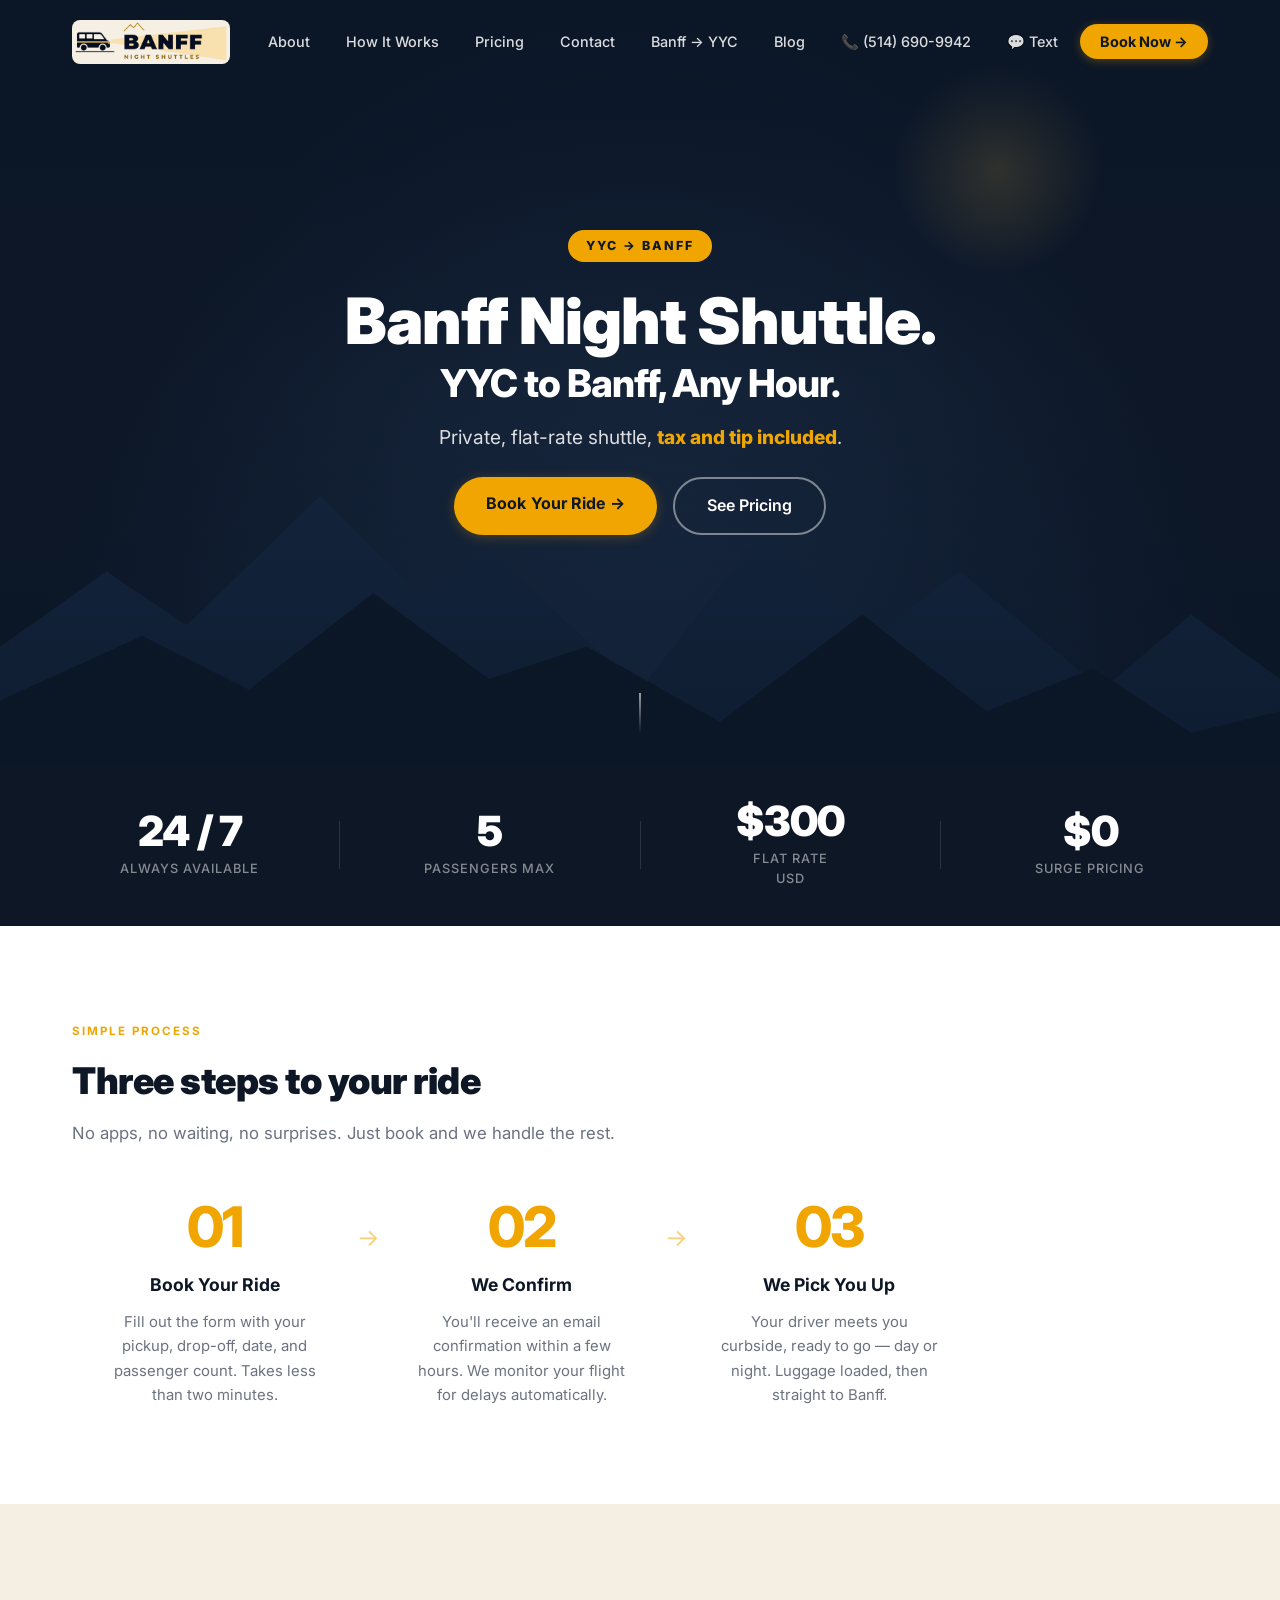
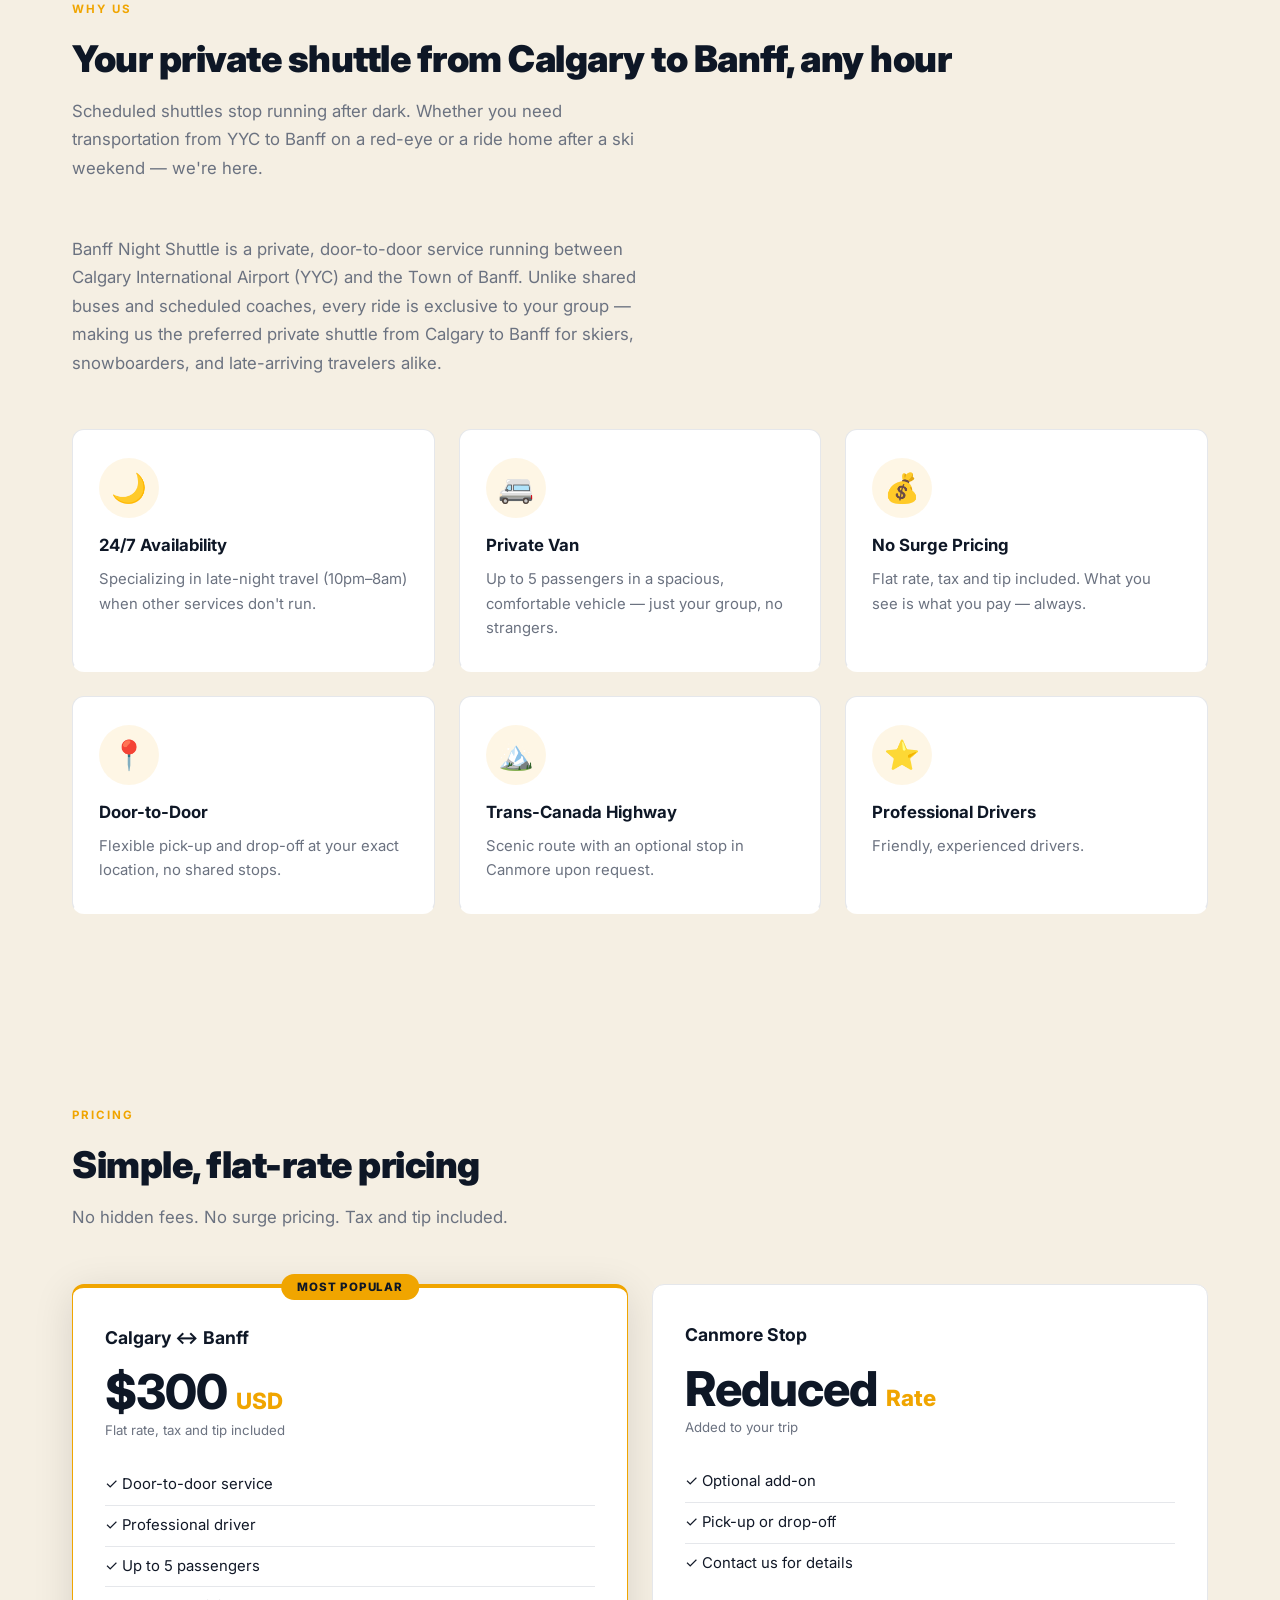
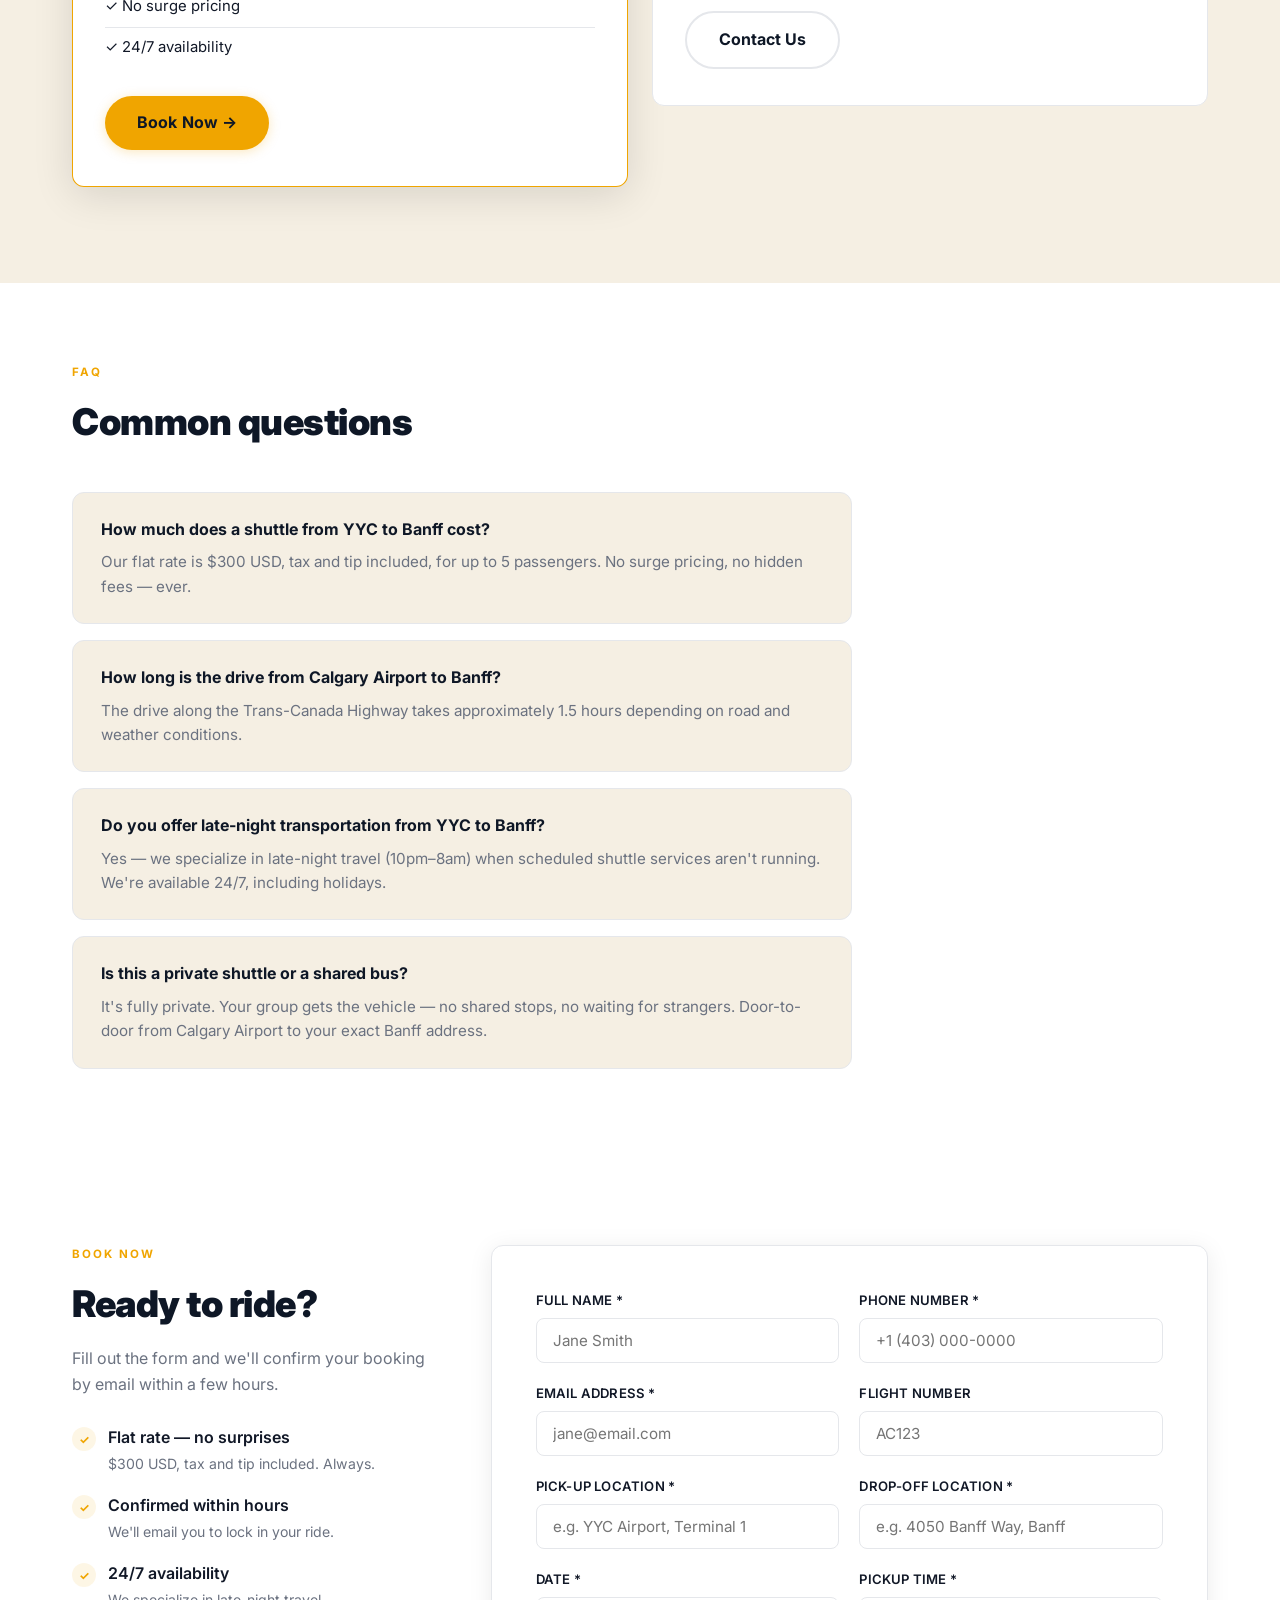
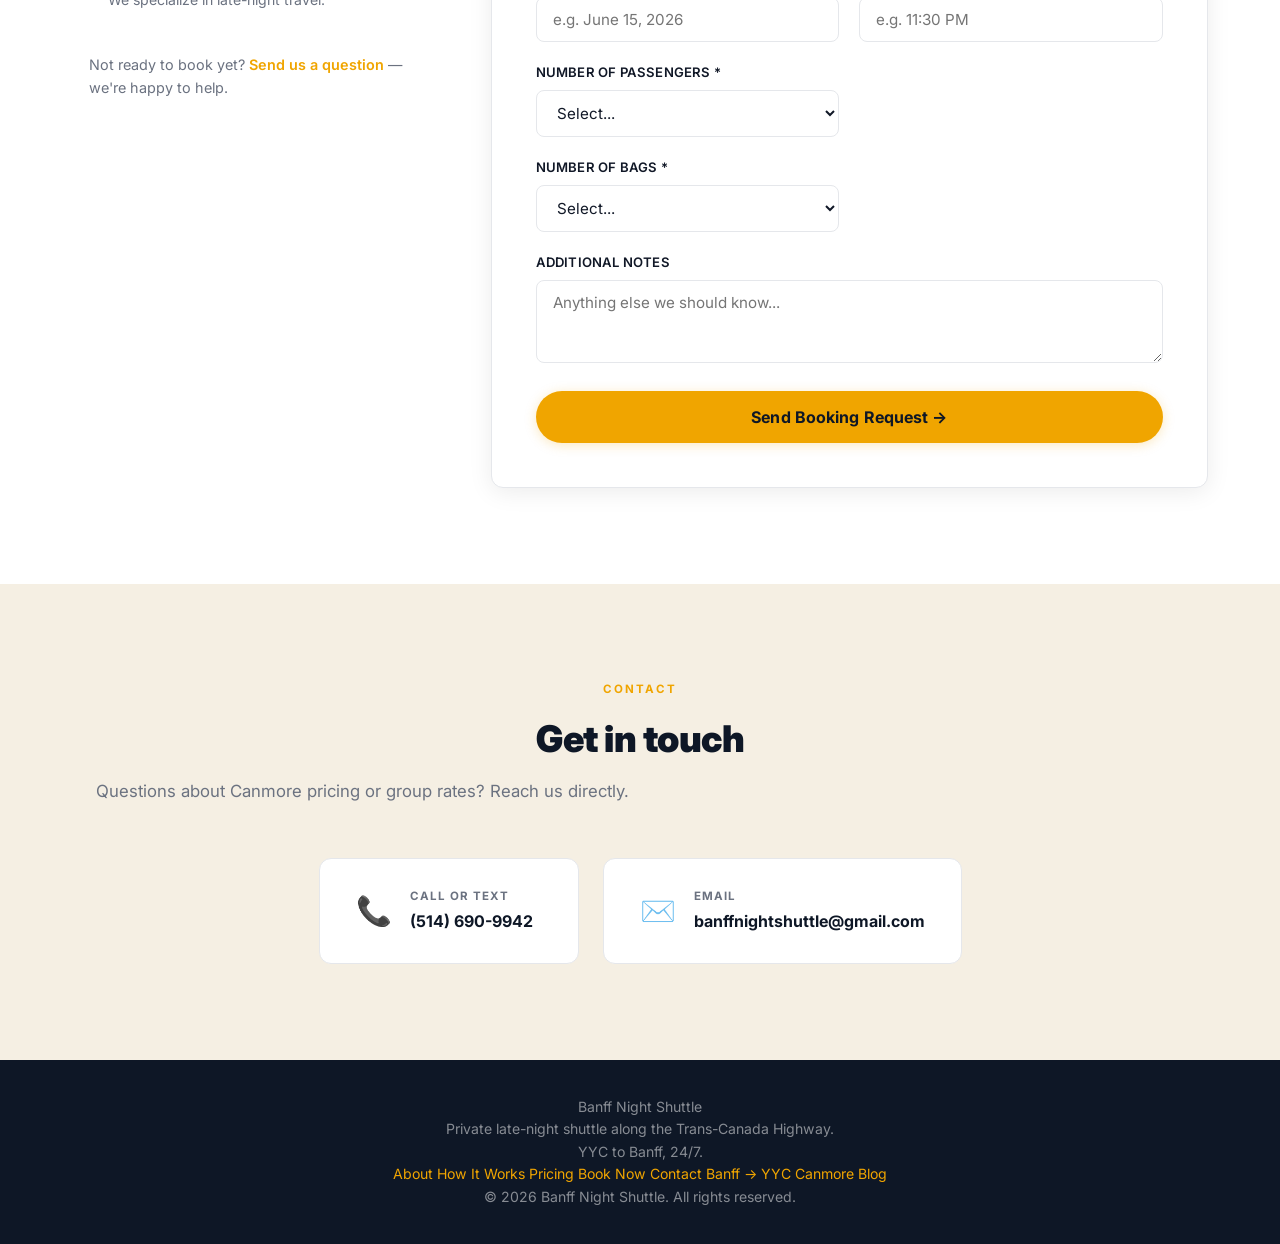
<file: index.html>
<!DOCTYPE html>
<html lang="en">
<head>
  <!-- Google tag (gtag.js) -->
  <script async src="https://www.googletagmanager.com/gtag/js?id=AW-XXXXXXXXXX"></script>
  <script>
    window.dataLayer = window.dataLayer || [];
    function gtag(){dataLayer.push(arguments);}
    gtag('js', new Date());

    gtag('config', 'AW-XXXXXXXXXX');
  </script>
  <meta charset="UTF-8" />
  <meta name="viewport" content="width=device-width, initial-scale=1.0" />
  <title>Banff Night Shuttle — Private YYC to Banff Shuttle, 24/7</title>
  <meta name="description" content="Banff Night Shuttle — private, flat-rate transportation from Calgary Airport (YYC) to Banff, AB. Available 24/7, specializing in late-night travel. Up to 5 passengers, $300 USD flat rate, no surge pricing." />
  <meta name="keywords" content="banff night shuttle, YYC to Banff shuttle, late night shuttle Banff, Calgary airport Banff transfer, private shuttle Calgary to Banff, Banff airport shuttle, Rockies shuttle, YYC Banff transportation" />

  <!-- Open Graph -->
  <meta property="og:title" content="Banff Night Shuttle — Private YYC to Banff Shuttle, 24/7" />
  <meta property="og:description" content="Private flat-rate shuttle from Calgary Airport (YYC) to Banff, AB. 24/7 availability, up to 5 passengers, $300 USD flat rate, no surge pricing." />
  <meta property="og:image" content="https://banffnightshuttle.com/img/og-image.png" />
  <meta property="og:url" content="https://banffnightshuttle.com" />
  <meta property="og:type" content="website" />
  <meta property="og:locale" content="en_CA" />

  <!-- Twitter Card -->
  <meta name="twitter:card" content="summary_large_image" />
  <meta name="twitter:title" content="Banff Night Shuttle — Private YYC to Banff Shuttle, 24/7" />
  <meta name="twitter:description" content="Private, flat-rate shuttle from Calgary Airport (YYC) to Banff, AB. 24/7 availability. $300 USD flat rate, no surge pricing." />
  <meta name="twitter:image" content="https://banffnightshuttle.com/img/og-image.png" />

  <!-- Canonical -->
  <link rel="canonical" href="https://banffnightshuttle.com" />

  <!-- Favicon -->
  <link rel="icon" type="image/png" href="img/favicon-48.png" />
  <link rel="apple-touch-icon" href="img/apple-touch-icon.png" />

  <!-- Google Fonts (non-blocking) -->
  <link rel="preconnect" href="https://fonts.googleapis.com" />
  <link rel="preconnect" href="https://fonts.gstatic.com" crossorigin />
  <link rel="preload" href="https://fonts.googleapis.com/css2?family=Inter:wght@400;500;600;700;800;900&display=swap" as="style" onload="this.onload=null;this.rel='stylesheet'" />
  <noscript><link rel="stylesheet" href="https://fonts.googleapis.com/css2?family=Inter:wght@400;500;600;700;800;900&display=swap" /></noscript>

  <link rel="stylesheet" href="css/style.css" />

  <!-- Google Analytics -->
  <script async src="https://www.googletagmanager.com/gtag/js?id=G-XXXXXXXXXX"></script>
  <script>
    window.dataLayer = window.dataLayer || [];
    function gtag(){dataLayer.push(arguments);}
    gtag('js', new Date());
    gtag('config', 'G-XXXXXXXXXX');
  </script>

  <!-- Schema -->
  <script type="application/ld+json">
  {
    "@context": "https://schema.org",
    "@type": "TaxiService",
    "name": "Banff Night Shuttle",
    "description": "Private, flat-rate shuttle service between Calgary Airport (YYC) and Banff, AB. Door-to-door transportation along the Trans-Canada Highway, available 24/7.",
    "url": "https://banffnightshuttle.com",
    "email": "banffnightshuttle@gmail.com",
    "image": "https://banffnightshuttle.com/img/og-image.png",
    "priceRange": "$$",
    "areaServed": ["Calgary", "Canmore", "Banff"],
    "openingHours": "Mo-Su 00:00-23:59",
    "sameAs": []
  }
  </script>
  <script type="application/ld+json">
  {
    "@context": "https://schema.org",
    "@type": "FAQPage",
    "mainEntity": [
      {
        "@type": "Question",
        "name": "How much does a shuttle from YYC to Banff cost?",
        "acceptedAnswer": {
          "@type": "Answer",
          "text": "Our flat rate is $300 USD, tax and tip included, for up to 5 passengers. No surge pricing, no hidden fees."
        }
      },
      {
        "@type": "Question",
        "name": "How long is the drive from Calgary Airport to Banff?",
        "acceptedAnswer": {
          "@type": "Answer",
          "text": "The drive along the Trans-Canada Highway takes approximately 1.5 hours depending on road and weather conditions."
        }
      },
      {
        "@type": "Question",
        "name": "Do you offer late-night transportation from YYC to Banff?",
        "acceptedAnswer": {
          "@type": "Answer",
          "text": "Yes — we specialize in late-night travel (10pm–8am) when scheduled shuttle services aren't running. We're available 24/7."
        }
      },
      {
        "@type": "Question",
        "name": "Is this a private shuttle or a shared bus?",
        "acceptedAnswer": {
          "@type": "Answer",
          "text": "It's fully private. Your group gets the vehicle — no shared stops, no waiting for strangers. Door-to-door from Calgary Airport to your exact Banff address."
        }
      }
    ]
  }
  </script>
</head>
<body>

  <!-- NAV -->
  <header id="site-header">
    <nav class="nav">
      <a href="/" class="nav-logo"><img src="/img/logo-nav.png" alt="Banff Night Shuttle" width="158" height="44" /></a>
      <button class="nav-toggle" aria-label="Toggle menu">&#9776;</button>
      <ul class="nav-links">
        <li><a href="#about">About</a></li>
        <li><a href="#how-it-works">How It Works</a></li>
        <li><a href="#pricing">Pricing</a></li>
        <li><a href="#contact">Contact</a></li>
        <li><a href="banff-to-yyc.html">Banff &rarr; YYC</a></li>
        <li><a href="blog/">Blog</a></li>
        <li><a href="tel:+15146909942">📞 (514) 690-9942</a></li>
        <li><a href="sms:+15146909942">💬 Text</a></li>
        <li><a href="#book" class="nav-cta">Book Now &rarr;</a></li>
      </ul>
    </nav>
  </header>

  <main>

    <!-- HERO -->
    <section class="hero" id="home">
      <div class="hero-overlay"></div>
      <div class="hero-content">
        <div class="hero-badge">YYC &rarr; BANFF</div>
        <h1>Banff Night Shuttle.<br><span class="hero-subline">YYC to Banff, Any Hour.</span></h1>
        <p>Private, flat-rate shuttle, <strong class="hero-highlight">tax and tip included</strong>.</p>
        <div class="hero-actions">
          <a href="#book" class="btn-primary">Book Your Ride &rarr;</a>
          <a href="#pricing" class="btn-ghost">See Pricing</a>
        </div>
      </div>
      <div class="hero-scroll-hint"><span></span></div>
    </section>

    <!-- CREDENTIAL BAR -->
    <div class="credential-bar">
      <div class="credential-bar-inner">
        <div class="credential-stat">
          <strong>24 / 7</strong>
          <span>Always Available</span>
        </div>
        <div class="credential-divider"></div>
        <div class="credential-stat">
          <strong>5</strong>
          <span>Passengers Max</span>
        </div>
        <div class="credential-divider"></div>
        <div class="credential-stat">
          <strong>$300</strong>
          <span>Flat Rate <span class="credential-highlight">USD</span></span>
        </div>
        <div class="credential-divider"></div>
        <div class="credential-stat">
          <strong>$0</strong>
          <span>Surge Pricing</span>
        </div>
      </div>
    </div>

    <!-- HOW IT WORKS -->
    <section class="how-it-works" id="how-it-works">
      <div class="container">
        <div class="section-label">Simple Process</div>
        <h2>Three steps to your ride</h2>
        <p class="section-sub">No apps, no waiting, no surprises. Just book and we handle the rest.</p>
        <div class="steps-grid">
          <div class="step">
            <div class="step-number">01</div>
            <h3>Book Your Ride</h3>
            <p>Fill out the form with your pickup, drop-off, date, and passenger count. Takes less than two minutes.</p>
          </div>
          <div class="step-arrow">&#8594;</div>
          <div class="step">
            <div class="step-number">02</div>
            <h3>We Confirm</h3>
            <p>You'll receive an email confirmation within a few hours. We monitor your flight for delays automatically.</p>
          </div>
          <div class="step-arrow">&#8594;</div>
          <div class="step">
            <div class="step-number">03</div>
            <h3>We Pick You Up</h3>
            <p>Your driver meets you curbside, ready to go — day or night. Luggage loaded, then straight to Banff.</p>
          </div>
        </div>
      </div>
    </section>

    <!-- WHY US -->
    <section class="about" id="about">
      <div class="container">
        <div class="section-label">Why Us</div>
        <h2>Your private shuttle from Calgary to Banff, any hour</h2>
        <p class="section-sub">Scheduled shuttles stop running after dark. Whether you need transportation from YYC to Banff on a red-eye or a ride home after a ski weekend — we're here.</p>
        <p class="section-sub" style="margin-top:12px;">Banff Night Shuttle is a private, door-to-door service running between Calgary International Airport (YYC) and the Town of Banff. Unlike shared buses and scheduled coaches, every ride is exclusive to your group — making us the preferred private shuttle from Calgary to Banff for skiers, snowboarders, and late-arriving travelers alike.</p>
        <div class="features-grid">
          <div class="feature">
            <div class="feature-icon">🌙</div>
            <h3>24/7 Availability</h3>
            <p>Specializing in late-night travel (10pm–8am) when other services don't run.</p>
          </div>
          <div class="feature">
            <div class="feature-icon">🚐</div>
            <h3>Private Van</h3>
            <p>Up to 5 passengers in a spacious, comfortable vehicle — just your group, no strangers.</p>
          </div>
          <div class="feature">
            <div class="feature-icon">💰</div>
            <h3>No Surge Pricing</h3>
            <p>Flat rate, tax and tip included. What you see is what you pay — always.</p>
          </div>
          <div class="feature">
            <div class="feature-icon">📍</div>
            <h3>Door-to-Door</h3>
            <p>Flexible pick-up and drop-off at your exact location, no shared stops.</p>
          </div>
          <div class="feature">
            <div class="feature-icon">🏔️</div>
            <h3>Trans-Canada Highway</h3>
            <p>Scenic route with an optional stop in Canmore upon request.</p>
          </div>
          <div class="feature">
            <div class="feature-icon">⭐</div>
            <h3>Professional Drivers</h3>
            <p>Friendly, experienced drivers.</p>
          </div>
        </div>
      </div>
    </section>

    <!-- PRICING -->
    <section class="pricing" id="pricing">
      <div class="container">
        <div class="section-label">Pricing</div>
        <h2>Simple, flat-rate pricing</h2>
        <p class="section-sub">No hidden fees. No surge pricing. Tax and tip included.</p>
        <div class="pricing-cards">
          <div class="pricing-card featured">
            <div class="pricing-badge">Most Popular</div>
            <h3>Calgary ↔ Banff</h3>
            <div class="price">$300 <span>USD</span></div>
            <p class="price-note">Flat rate, tax and tip included</p>
            <ul class="pricing-features">
              <li>✓ Door-to-door service</li>
              <li>✓ Professional driver</li>
              <li>✓ Up to 5 passengers</li>
              <li>✓ No surge pricing</li>
              <li>✓ 24/7 availability</li>
            </ul>
            <a href="#book" class="btn-primary">Book Now &rarr;</a>
          </div>
          <div class="pricing-card">
            <h3>Canmore Stop</h3>
            <div class="price">Reduced <span>Rate</span></div>
            <p class="price-note">Added to your trip</p>
            <ul class="pricing-features">
              <li>✓ Optional add-on</li>
              <li>✓ Pick-up or drop-off</li>
              <li>✓ Contact us for details</li>
            </ul>
            <a href="#contact" class="btn-secondary">Contact Us</a>
          </div>
        </div>
      </div>
    </section>

    <!-- FAQ -->
    <section class="faq" id="faq">
      <div class="container">
        <div class="section-label">FAQ</div>
        <h2>Common questions</h2>
        <div class="faq-list">
          <div class="faq-item">
            <h3>How much does a shuttle from YYC to Banff cost?</h3>
            <p>Our flat rate is $300 USD, tax and tip included, for up to 5 passengers. No surge pricing, no hidden fees — ever.</p>
          </div>
          <div class="faq-item">
            <h3>How long is the drive from Calgary Airport to Banff?</h3>
            <p>The drive along the Trans-Canada Highway takes approximately 1.5 hours depending on road and weather conditions.</p>
          </div>
          <div class="faq-item">
            <h3>Do you offer late-night transportation from YYC to Banff?</h3>
            <p>Yes — we specialize in late-night travel (10pm–8am) when scheduled shuttle services aren't running. We're available 24/7, including holidays.</p>
          </div>
          <div class="faq-item">
            <h3>Is this a private shuttle or a shared bus?</h3>
            <p>It's fully private. Your group gets the vehicle — no shared stops, no waiting for strangers. Door-to-door from Calgary Airport to your exact Banff address.</p>
          </div>
        </div>
      </div>
    </section>

    <!-- BOOKING FORM -->
    <section class="booking" id="book">
      <div class="container">
        <div class="booking-layout">

          <div class="booking-info">
            <div class="section-label light">Book Now</div>
            <h2>Ready to ride?</h2>
            <p>Fill out the form and we'll confirm your booking by email within a few hours.</p>
            <ul class="booking-trust">
              <li>
                <span class="trust-icon">✓</span>
                <div>
                  <strong>Flat rate — no surprises</strong>
                  <p>$300 USD, tax and tip included. Always.</p>
                </div>
              </li>
              <li>
                <span class="trust-icon">✓</span>
                <div>
                  <strong>Confirmed within hours</strong>
                  <p>We'll email you to lock in your ride.</p>
                </div>
              </li>
              <li>
                <span class="trust-icon">✓</span>
                <div>
                  <strong>24/7 availability</strong>
                  <p>We specialize in late-night travel.</p>
                </div>
              </li>
            </ul>
            <div class="booking-contact-hint">
              Not ready to book yet? <a href="mailto:banffnightshuttle@gmail.com">Send us a question</a> — we're happy to help.
            </div>
          </div>

          <div class="booking-form-wrap">
            <form id="booking-form" action="https://api.web3forms.com/submit" method="POST" class="booking-form">
              <input type="hidden" name="access_key" value="48efa08c-7595-4498-bcca-b352e98e044f" />
              <input type="hidden" name="subject" value="New Shuttle Booking Request — Banff Night Shuttle" />
              <input type="hidden" name="redirect" value="https://banffnightshuttle.com?booked=true" />

              <div class="form-row">
                <div class="form-group">
                  <label for="name">Full Name *</label>
                  <input type="text" id="name" name="name" required placeholder="Jane Smith" />
                </div>
                <div class="form-group">
                  <label for="phone">Phone Number *</label>
                  <input type="tel" id="phone" name="phone" required placeholder="+1 (403) 000-0000" />
                </div>
              </div>

              <div class="form-row">
                <div class="form-group">
                  <label for="email">Email Address *</label>
                  <input type="email" id="email" name="email" required placeholder="jane@email.com" />
                </div>
                <div class="form-group">
                  <label for="flight">Flight Number</label>
                  <input type="text" id="flight" name="flight_number" placeholder="AC123" />
                </div>
              </div>

              <div class="form-row">
                <div class="form-group">
                  <label for="pickup">Pick-Up Location *</label>
                  <input type="text" id="pickup" name="pickup_location" required placeholder="e.g. YYC Airport, Terminal 1" />
                </div>
                <div class="form-group">
                  <label for="dropoff">Drop-Off Location *</label>
                  <input type="text" id="dropoff" name="dropoff_location" required placeholder="e.g. 4050 Banff Way, Banff" />
                </div>
              </div>

              <div class="form-row">
                <div class="form-group">
                  <label for="date">Date *</label>
                  <input type="text" id="date" name="date" required placeholder="e.g. June 15, 2026" />
                </div>
                <div class="form-group">
                  <label for="time">Pickup Time *</label>
                  <input type="text" id="time" name="time" required placeholder="e.g. 11:30 PM" />
                </div>
              </div>

              <div class="form-row">
                <div class="form-group">
                  <label for="passengers">Number of Passengers *</label>
                  <select id="passengers" name="passengers" required>
                    <option value="">Select...</option>
                    <option value="1">1</option>
                    <option value="2">2</option>
                    <option value="3">3</option>
                    <option value="4">4</option>
                    <option value="5">5</option>
                  </select>
                </div>
              </div>


              <div class="form-row">
                <div class="form-group">
                  <label for="luggage">Number of Bags *</label>
                  <select id="luggage" name="luggage_count" required>
                    <option value="">Select...</option>
                    <option value="0">0</option>
                    <option value="1">1</option>
                    <option value="2">2</option>
                    <option value="3">3</option>
                    <option value="4">4</option>
                    <option value="5">5</option>
                    <option value="6+">6+</option>
                  </select>
                </div>
              </div>

              <div class="form-group full-width">
                <label for="notes">Additional Notes</label>
                <textarea id="notes" name="notes" rows="3" placeholder="Anything else we should know..."></textarea>
              </div>

              <input type="checkbox" name="botcheck" style="display:none" />

              <button type="submit" class="btn-primary btn-submit">Send Booking Request &rarr;</button>

              <div id="form-success" class="form-success" style="display:none">
                ✓ Your booking request has been sent! We'll confirm by email shortly.
              </div>
              <div id="form-error" class="form-error" style="display:none">
                Something went wrong. Please email us directly at banffnightshuttle@gmail.com
              </div>
            </form>
          </div>

        </div>
      </div>
    </section>

    <!-- CONTACT -->
    <section class="contact" id="contact">
      <div class="container">
        <div class="section-label">Contact</div>
        <h2>Get in touch</h2>
        <p class="section-sub">Questions about Canmore pricing or group rates? Reach us directly.</p>
        <div class="contact-items">
          <a href="tel:+15146909942" class="contact-item">
            <span class="contact-icon">📞</span>
            <div>
              <strong>Call or Text</strong>
              <p>(514) 690-9942</p>
            </div>
          </a>
          <a href="mailto:banffnightshuttle@gmail.com" class="contact-item">
            <span class="contact-icon">✉️</span>
            <div>
              <strong>Email</strong>
              <p>banffnightshuttle@gmail.com</p>
            </div>
          </a>
        </div>
      </div>
    </section>

  </main>

  <!-- FOOTER -->
  <footer class="footer">
    <div class="container footer-inner">
      <div class="footer-brand">
        <span class="footer-logo">Banff Night Shuttle</span>
        <p>Private late-night shuttle along the Trans-Canada Highway.<br>YYC to Banff, 24/7.</p>
      </div>
      <div class="footer-links">
        <a href="#about">About</a>
        <a href="#how-it-works">How It Works</a>
        <a href="#pricing">Pricing</a>
        <a href="#book">Book Now</a>
        <a href="#contact">Contact</a>
        <a href="banff-to-yyc.html">Banff &rarr; YYC</a>
        <a href="canmore-shuttle.html">Canmore</a>
        <a href="blog/">Blog</a>
      </div>
    </div>
    <div class="footer-bottom">
      <div class="container">
        <p>&copy; 2026 Banff Night Shuttle. All rights reserved.</p>
      </div>
    </div>
  </footer>

  <script src="js/main.js" defer></script>
</body>
</html>
</file>
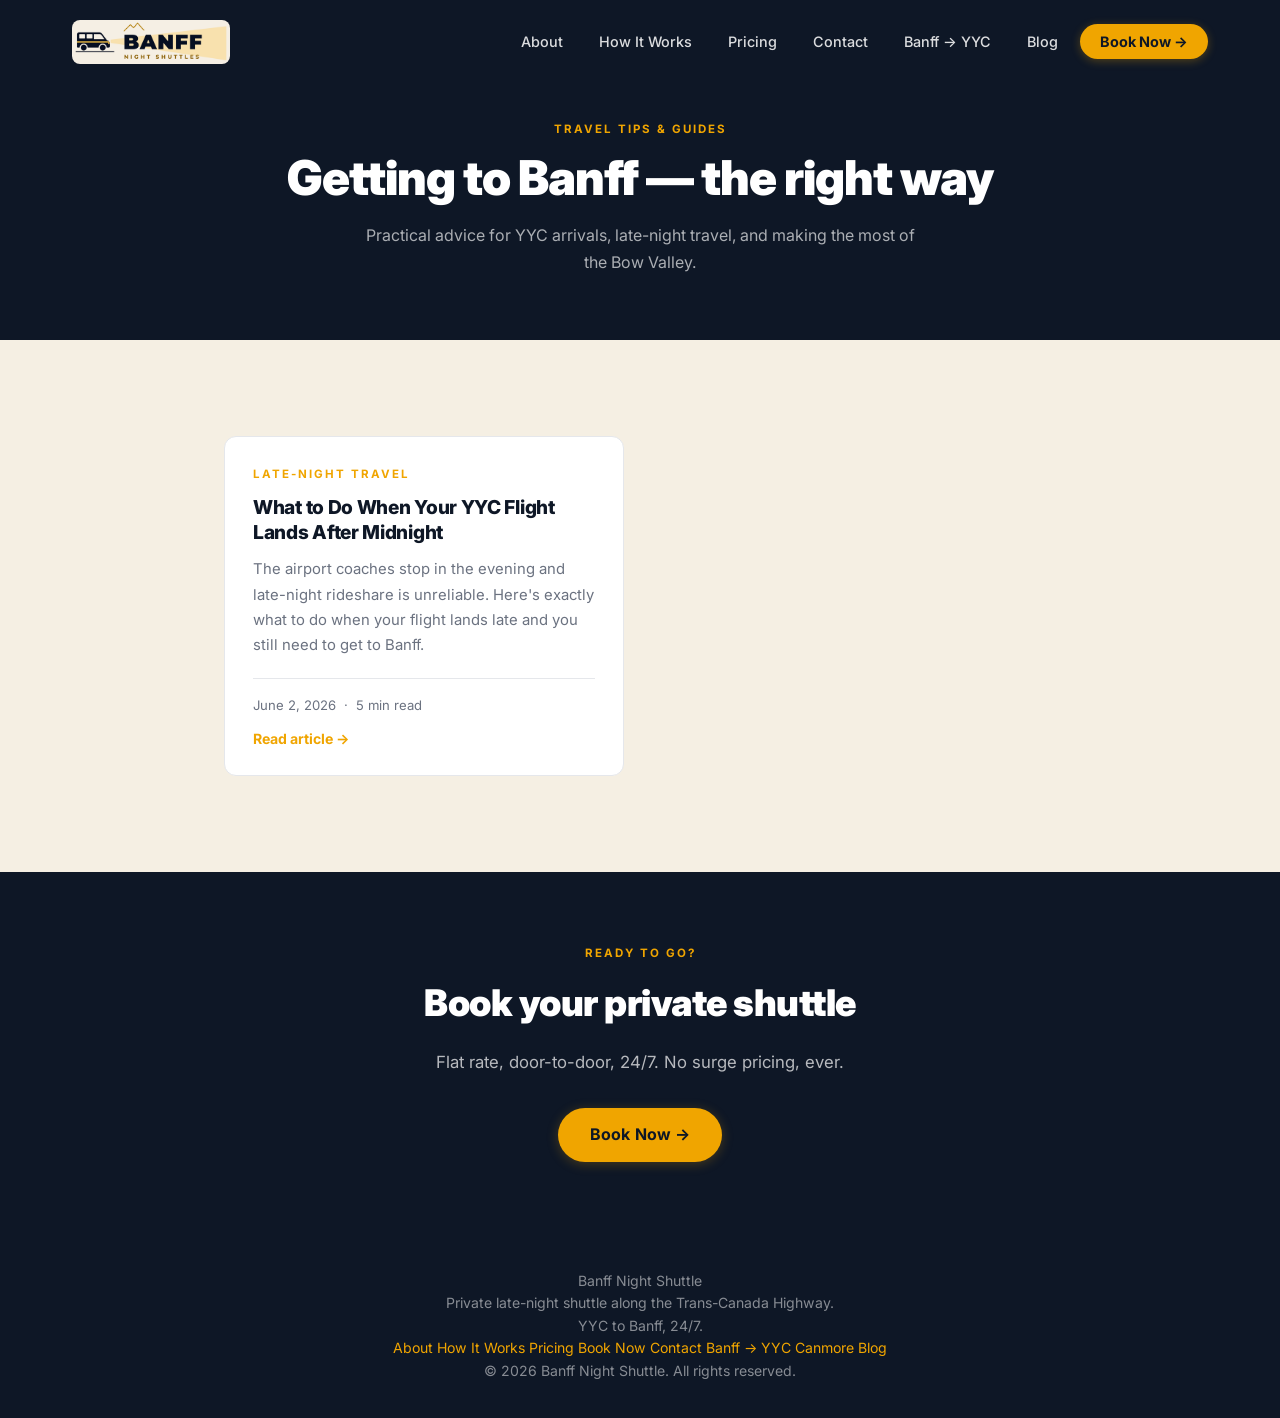
<file: blog/index.html>
<!DOCTYPE html>
<html lang="en">
<head>
  <meta charset="UTF-8" />
  <meta name="viewport" content="width=device-width, initial-scale=1.0" />
  <title>Blog — Banff Night Shuttle | YYC to Banff Travel Tips</title>
  <meta name="description" content="Travel tips, guides, and insider advice for getting to Banff from Calgary Airport. Late-night arrivals, shuttle vs. Uber, Trans-Canada Highway — covered." />

  <!-- Open Graph -->
  <meta property="og:title" content="Blog — Banff Night Shuttle" />
  <meta property="og:description" content="Travel tips and guides for getting to Banff from YYC, late-night arrivals, and Rocky Mountain travel." />
  <meta property="og:image" content="https://banffnightshuttle.com/img/og-image.png" />
  <meta property="og:url" content="https://banffnightshuttle.com/blog/" />
  <meta property="og:type" content="website" />
  <meta property="og:locale" content="en_CA" />

  <!-- Twitter Card -->
  <meta name="twitter:card" content="summary_large_image" />
  <meta name="twitter:title" content="Blog — Banff Night Shuttle" />
  <meta name="twitter:description" content="Travel tips and guides for getting to Banff from YYC, late-night arrivals, and Rocky Mountain travel." />
  <meta name="twitter:image" content="https://banffnightshuttle.com/img/og-image.png" />

  <!-- Canonical -->
  <link rel="canonical" href="https://banffnightshuttle.com/blog/" />

  <!-- Favicon -->
  <link rel="icon" type="image/png" href="../img/favicon-48.png" />
  <link rel="apple-touch-icon" href="../img/apple-touch-icon.png" />

  <!-- Google Fonts (non-blocking) -->
  <link rel="preconnect" href="https://fonts.googleapis.com" />
  <link rel="preconnect" href="https://fonts.gstatic.com" crossorigin />
  <link rel="preload" href="https://fonts.googleapis.com/css2?family=Inter:wght@400;500;600;700;800;900&display=swap" as="style" onload="this.onload=null;this.rel='stylesheet'" />
  <noscript><link rel="stylesheet" href="https://fonts.googleapis.com/css2?family=Inter:wght@400;500;600;700;800;900&display=swap" /></noscript>

  <link rel="stylesheet" href="../css/style.css" />

  <!-- Google Analytics -->
  <script async src="https://www.googletagmanager.com/gtag/js?id=G-XXXXXXXXXX"></script>
  <script>
    window.dataLayer = window.dataLayer || [];
    function gtag(){dataLayer.push(arguments);}
    gtag('js', new Date());
    gtag('config', 'G-XXXXXXXXXX');
  </script>

  <script type="application/ld+json">
  {
    "@context": "https://schema.org",
    "@type": "Blog",
    "name": "Banff Night Shuttle Blog",
    "description": "Travel tips and guides for getting to Banff from YYC.",
    "url": "https://banffnightshuttle.com/blog/",
    "datePublished": "2026-06-02",
    "author": {
      "@type": "Person",
      "name": "Teagen"
    },
    "publisher": {
      "@type": "Organization",
      "name": "Banff Night Shuttle",
      "url": "https://banffnightshuttle.com"
    }
  }
  </script>
</head>
<body>

  <!-- NAV -->
  <header id="site-header">
    <nav class="nav">
      <a href="/" class="nav-logo"><img src="/img/logo-nav.png" alt="Banff Night Shuttle" width="158" height="44" /></a>
      <button class="nav-toggle" aria-label="Toggle menu">&#9776;</button>
      <ul class="nav-links">
        <li><a href="../index.html#about">About</a></li>
        <li><a href="../index.html#how-it-works">How It Works</a></li>
        <li><a href="../index.html#pricing">Pricing</a></li>
        <li><a href="../index.html#contact">Contact</a></li>
        <li><a href="../banff-to-yyc.html">Banff &rarr; YYC</a></li>
        <li><a href="../blog/">Blog</a></li>
        <li><a href="../index.html#book" class="nav-cta">Book Now &rarr;</a></li>
      </ul>
    </nav>
  </header>

  <main>

    <!-- PAGE HERO -->
    <section class="page-hero">
      <div class="container">
        <span class="section-label">Travel Tips &amp; Guides</span>
        <h1>Getting to Banff — the right way</h1>
        <p>Practical advice for YYC arrivals, late-night travel, and making the most of the Bow Valley.</p>
      </div>
    </section>

    <!-- BLOG POSTS -->
    <section style="background: var(--light);">
      <div class="container">
        <div class="blog-grid">

          <a href="late-night-yyc-banff.html" class="blog-card">
            <div class="blog-card-body">
              <div class="blog-card-tag">Late-Night Travel</div>
              <h2>What to Do When Your YYC Flight Lands After Midnight</h2>
              <p>The airport coaches stop in the evening and late-night rideshare is unreliable. Here's exactly what to do when your flight lands late and you still need to get to Banff.</p>
              <div class="blog-card-meta">
                <span>June 2, 2026</span>
                <span>&middot;</span>
                <span>5 min read</span>
              </div>
              <span class="blog-card-read-more">Read article &rarr;</span>
            </div>
          </a>

        </div>
      </div>
    </section>

    <!-- CTA STRIP -->
    <section style="background: var(--navy); padding: 72px 0; text-align: center;">
      <div class="container">
        <span class="section-label">Ready to go?</span>
        <h2 style="color: var(--white); margin-bottom: 16px;">Book your private shuttle</h2>
        <p style="color: rgba(255,255,255,0.7); max-width: 480px; margin: 0 auto 32px; font-size: 1.05rem;">Flat rate, door-to-door, 24/7. No surge pricing, ever.</p>
        <a href="../index.html#book" class="btn-primary">Book Now &rarr;</a>
      </div>
    </section>

  </main>

  <!-- FOOTER -->
  <footer class="footer">
    <div class="container footer-inner">
      <div class="footer-brand">
        <span class="footer-logo">Banff Night Shuttle</span>
        <p>Private late-night shuttle along the Trans-Canada Highway.<br>YYC to Banff, 24/7.</p>
      </div>
      <div class="footer-links">
        <a href="../index.html#about">About</a>
        <a href="../index.html#how-it-works">How It Works</a>
        <a href="../index.html#pricing">Pricing</a>
        <a href="../index.html#book">Book Now</a>
        <a href="../index.html#contact">Contact</a>
        <a href="../banff-to-yyc.html">Banff &rarr; YYC</a>
        <a href="../canmore-shuttle.html">Canmore</a>
        <a href="../blog/">Blog</a>
      </div>
    </div>
    <div class="footer-bottom">
      <div class="container">
        <p>&copy; 2026 Banff Night Shuttle. All rights reserved.</p>
      </div>
    </div>
  </footer>

  <script src="../js/main.js" defer></script>
</body>
</html>
</file>
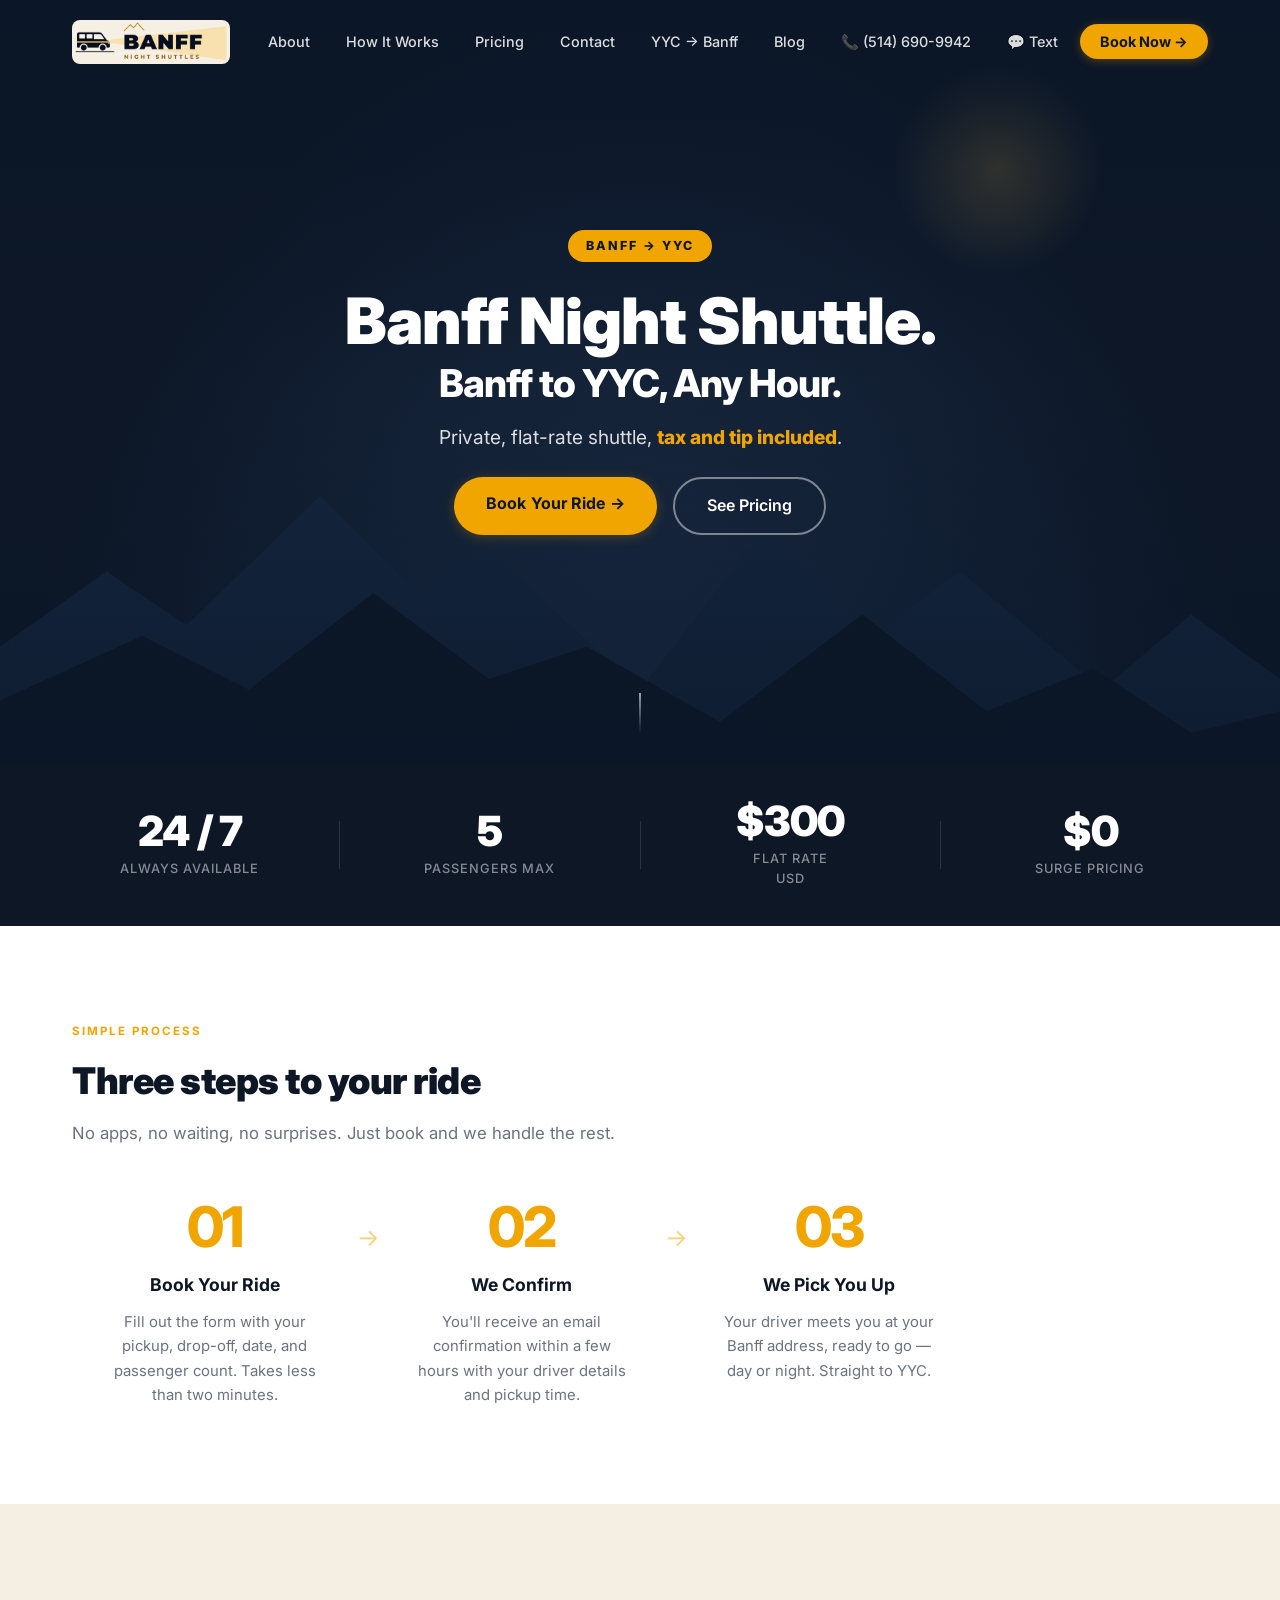
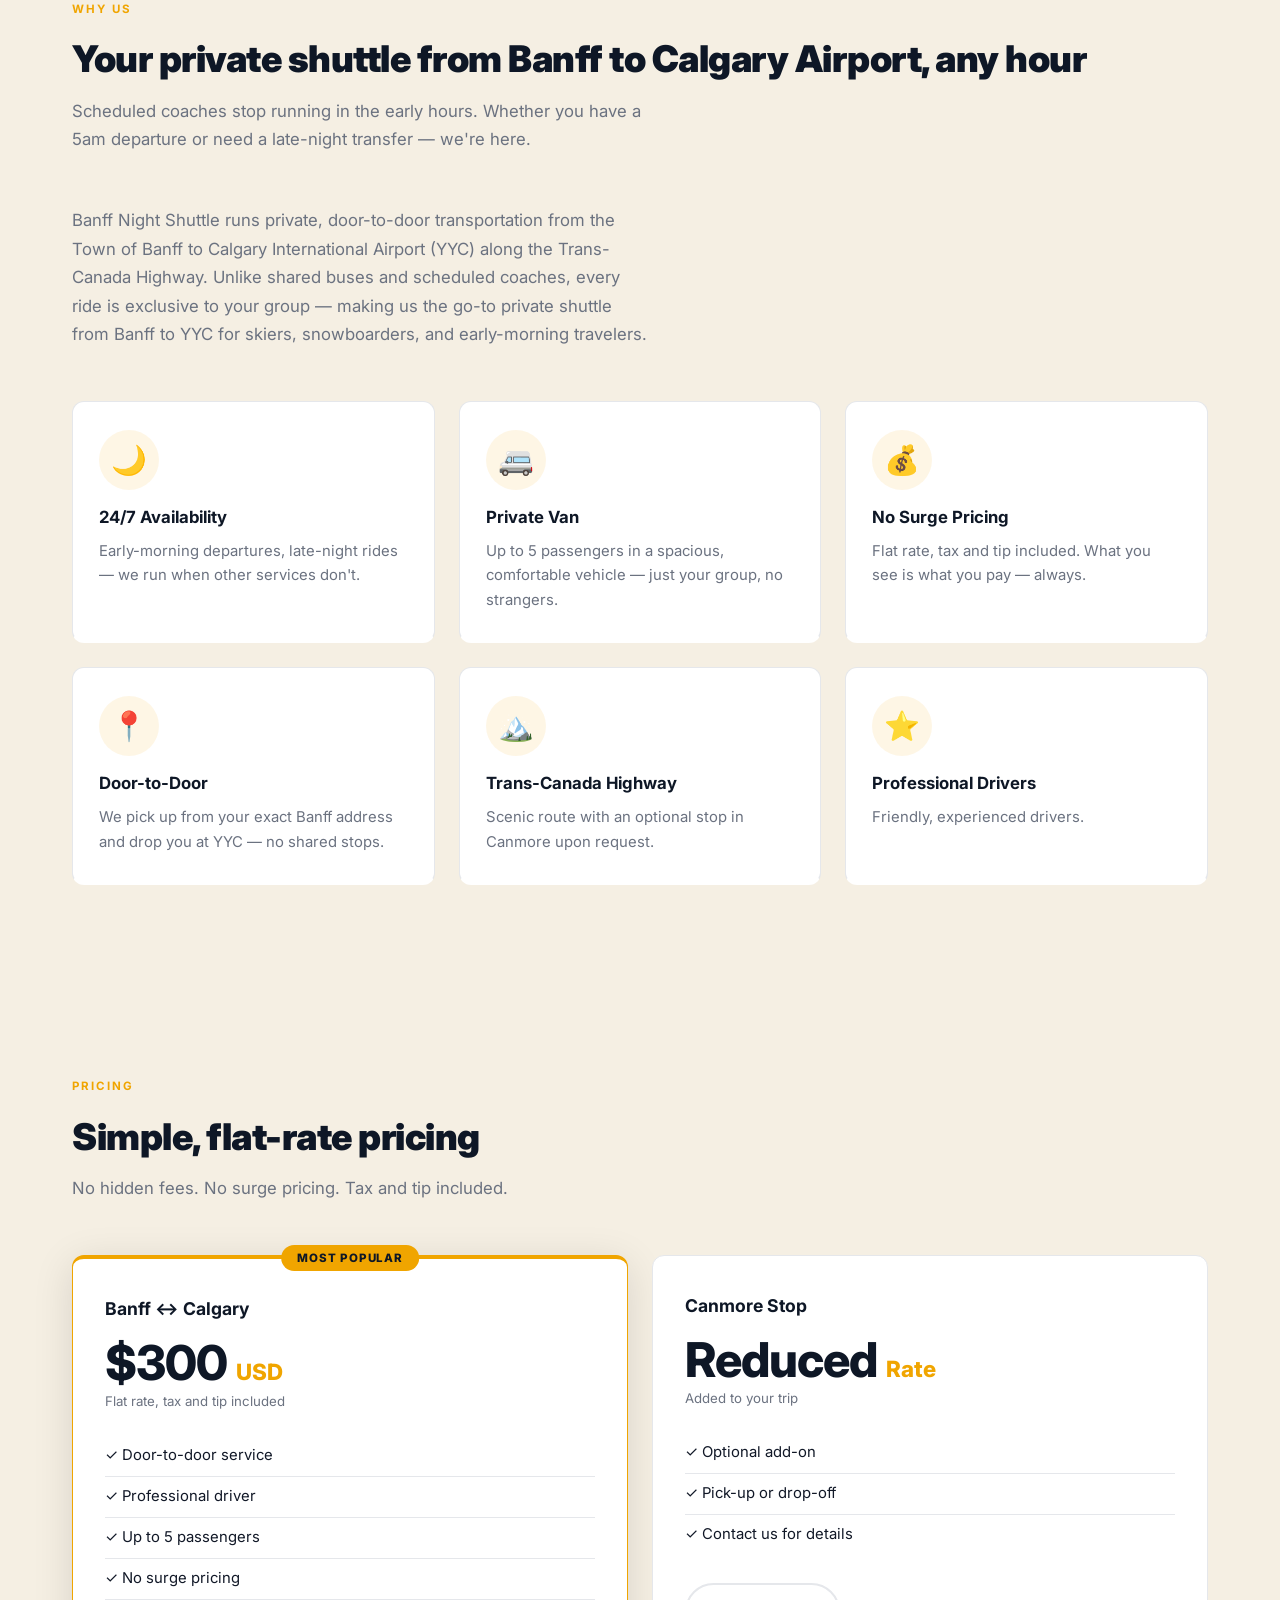
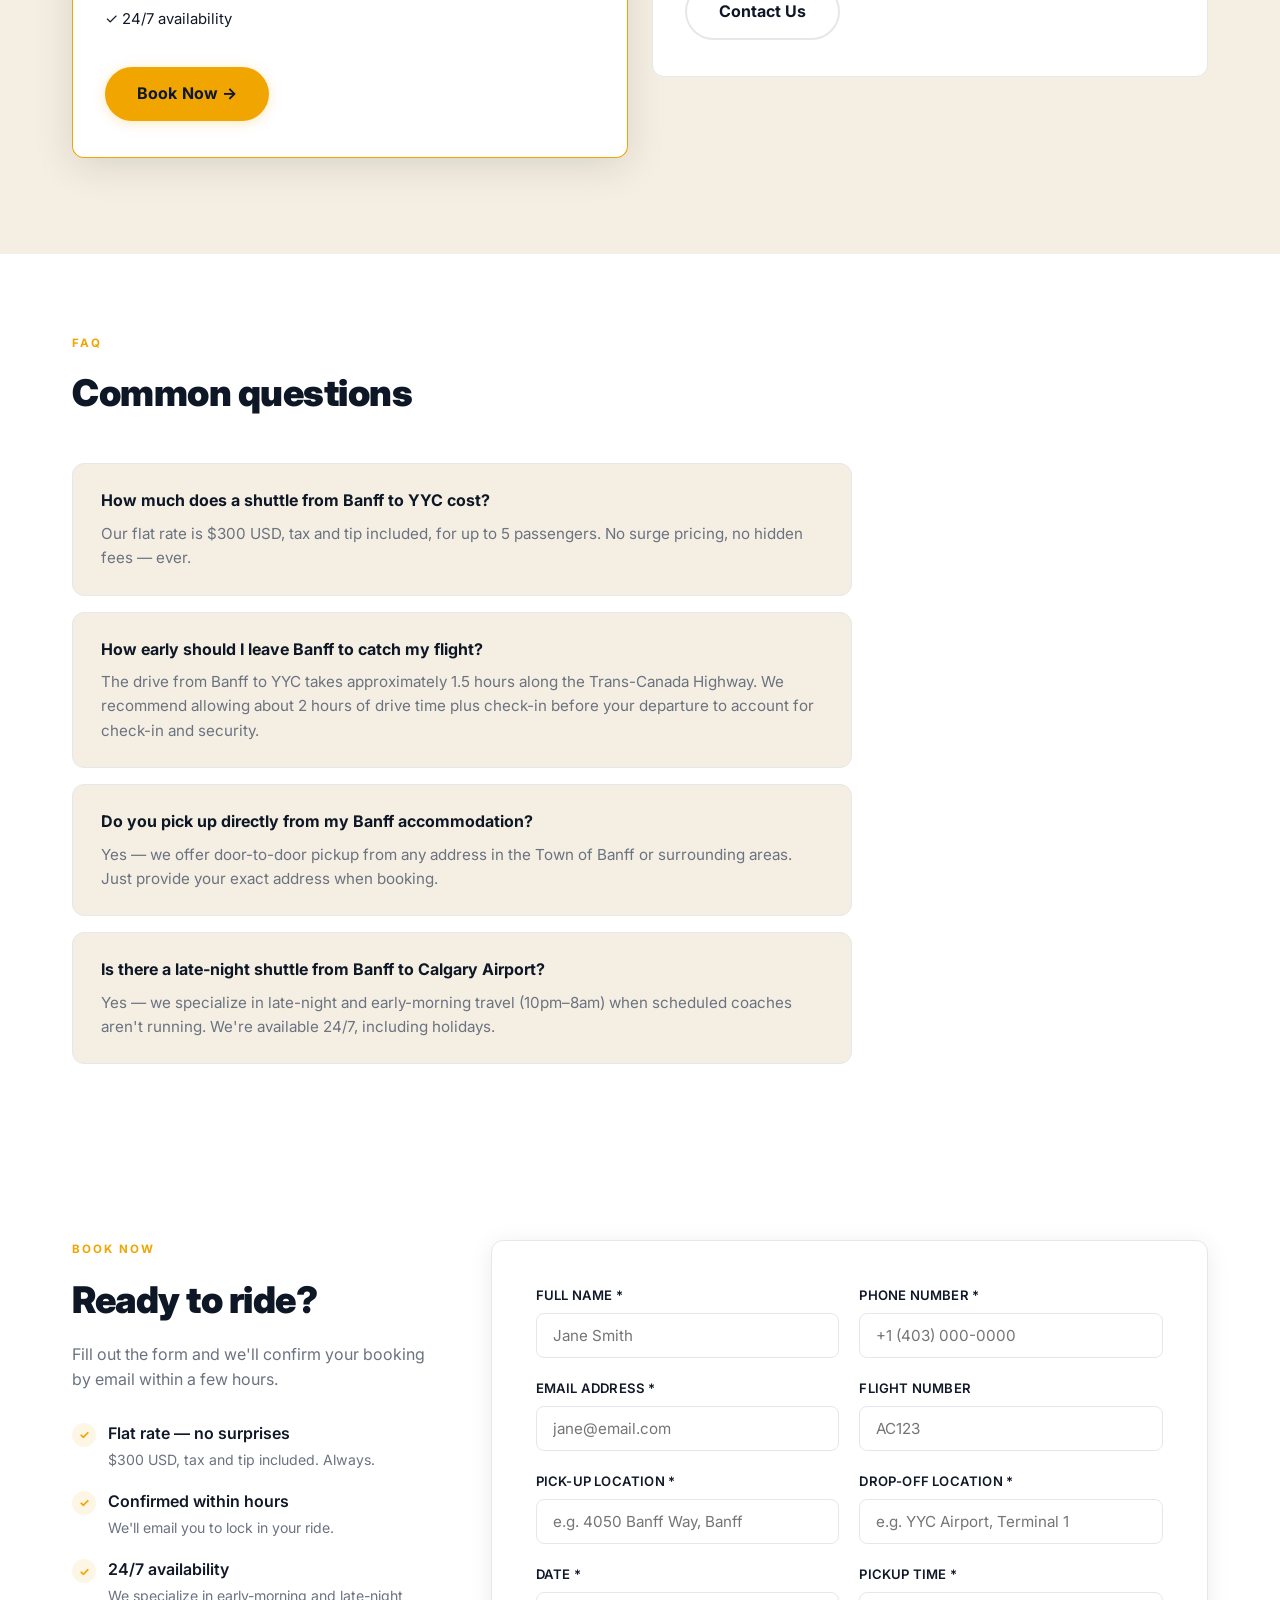
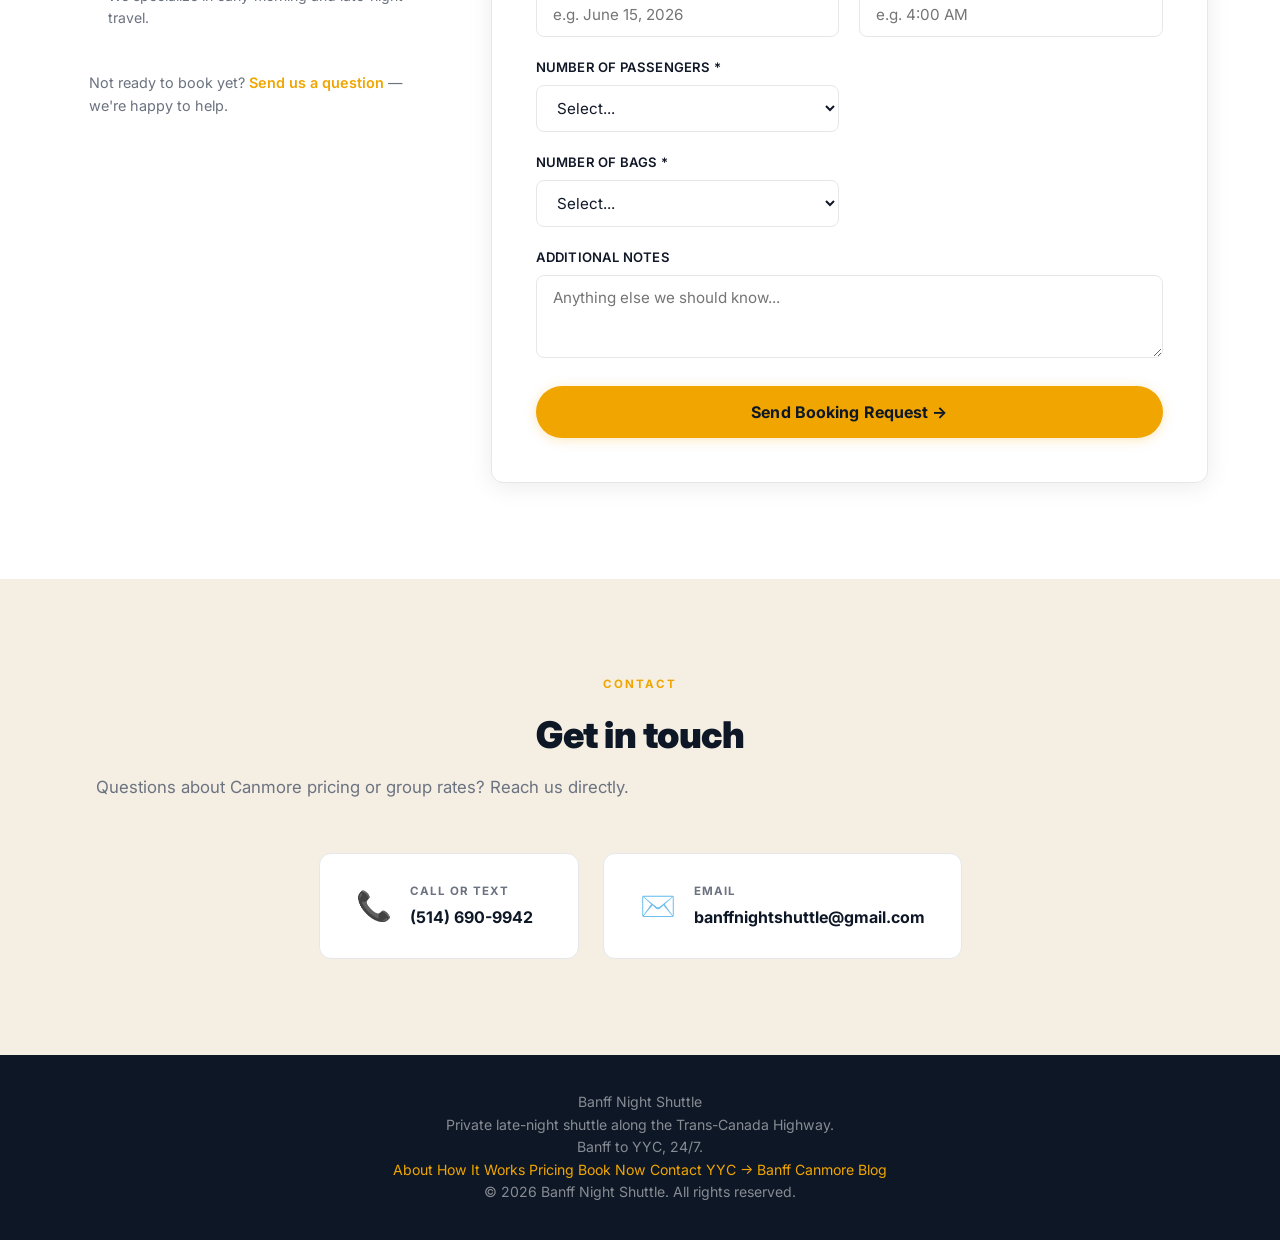
<file: banff-to-yyc.html>
<!DOCTYPE html>
<html lang="en">
<head>
  <!-- Google tag (gtag.js) -->
  <script async src="https://www.googletagmanager.com/gtag/js?id=AW-XXXXXXXXXX"></script>
  <script>
    window.dataLayer = window.dataLayer || [];
    function gtag(){dataLayer.push(arguments);}
    gtag('js', new Date());

    gtag('config', 'AW-XXXXXXXXXX');
  </script>
  <meta charset="UTF-8" />
  <meta name="viewport" content="width=device-width, initial-scale=1.0" />
  <title>Banff to YYC Shuttle — Private Airport Transfer, 24/7 | Banff Night Shuttle</title>
  <meta name="description" content="Banff Night Shuttle — private, flat-rate transportation from Banff, AB to Calgary Airport (YYC). Available 24/7. Up to 5 passengers, $300 USD flat rate, no surge pricing." />
  <meta name="keywords" content="banff to calgary airport shuttle, banff to YYC, banff airport shuttle, shuttle from banff to calgary, banff to calgary airport transfer, banff YYC shuttle, private shuttle banff to YYC" />

  <!-- Open Graph -->
  <meta property="og:title" content="Banff to YYC Shuttle — Private Airport Transfer, 24/7 | Banff Night Shuttle" />
  <meta property="og:description" content="Private, flat-rate shuttle from Banff, AB to Calgary Airport (YYC). 24/7 availability. Up to 5 passengers, $300 USD flat rate, no surge pricing." />
  <meta property="og:image" content="https://banffnightshuttle.com/img/og-image.png" />
  <meta property="og:url" content="https://banffnightshuttle.com/banff-to-yyc.html" />
  <meta property="og:type" content="website" />
  <meta property="og:locale" content="en_CA" />

  <!-- Twitter Card -->
  <meta name="twitter:card" content="summary_large_image" />
  <meta name="twitter:title" content="Banff to YYC Shuttle — Private Airport Transfer, 24/7" />
  <meta name="twitter:description" content="Private, flat-rate shuttle from Banff, AB to Calgary Airport (YYC). 24/7 availability. $300 USD flat rate, no surge pricing." />
  <meta name="twitter:image" content="https://banffnightshuttle.com/img/og-image.png" />

  <!-- Canonical -->
  <link rel="canonical" href="https://banffnightshuttle.com/banff-to-yyc.html" />

  <!-- Favicon -->
  <link rel="icon" type="image/png" href="img/favicon-48.png" />
  <link rel="apple-touch-icon" href="img/apple-touch-icon.png" />

  <!-- Google Fonts (non-blocking) -->
  <link rel="preconnect" href="https://fonts.googleapis.com" />
  <link rel="preconnect" href="https://fonts.gstatic.com" crossorigin />
  <link rel="preload" href="https://fonts.googleapis.com/css2?family=Inter:wght@400;500;600;700;800;900&display=swap" as="style" onload="this.onload=null;this.rel='stylesheet'" />
  <noscript><link rel="stylesheet" href="https://fonts.googleapis.com/css2?family=Inter:wght@400;500;600;700;800;900&display=swap" /></noscript>

  <link rel="stylesheet" href="css/style.css" />

  <!-- Google Analytics -->
  <script async src="https://www.googletagmanager.com/gtag/js?id=G-XXXXXXXXXX"></script>
  <script>
    window.dataLayer = window.dataLayer || [];
    function gtag(){dataLayer.push(arguments);}
    gtag('js', new Date());
    gtag('config', 'G-XXXXXXXXXX');
  </script>

  <!-- Schema -->
  <script type="application/ld+json">
  {
    "@context": "https://schema.org",
    "@type": "TaxiService",
    "name": "Banff Night Shuttle",
    "description": "Private, flat-rate shuttle service from Banff, AB to Calgary Airport (YYC). Door-to-door transportation along the Trans-Canada Highway, available 24/7.",
    "url": "https://banffnightshuttle.com/banff-to-yyc.html",
    "email": "banffnightshuttle@gmail.com",
    "image": "https://banffnightshuttle.com/img/og-image.png",
    "priceRange": "$$",
    "areaServed": ["Banff", "Canmore", "Calgary"],
    "openingHours": "Mo-Su 00:00-23:59",
    "sameAs": []
  }
  </script>
  <script type="application/ld+json">
  {
    "@context": "https://schema.org",
    "@type": "FAQPage",
    "mainEntity": [
      {
        "@type": "Question",
        "name": "How much does a shuttle from Banff to YYC cost?",
        "acceptedAnswer": {
          "@type": "Answer",
          "text": "Our flat rate is $300 USD, tax and tip included, for up to 5 passengers. No surge pricing, no hidden fees — ever."
        }
      },
      {
        "@type": "Question",
        "name": "How early should I leave Banff to catch my flight?",
        "acceptedAnswer": {
          "@type": "Answer",
          "text": "The drive from Banff to YYC takes approximately 1.5 hours along the Trans-Canada Highway. We recommend allowing about 2 hours of drive time plus check-in before your departure to account for check-in and security."
        }
      },
      {
        "@type": "Question",
        "name": "Do you pick up directly from my Banff accommodation?",
        "acceptedAnswer": {
          "@type": "Answer",
          "text": "Yes — we offer door-to-door pickup from any address in the Town of Banff or surrounding areas. Just provide your exact address when booking."
        }
      },
      {
        "@type": "Question",
        "name": "Is there a late-night shuttle from Banff to Calgary Airport?",
        "acceptedAnswer": {
          "@type": "Answer",
          "text": "Yes — we specialize in late-night and early-morning travel (10pm–8am) when scheduled coaches aren't running. We're available 24/7, including holidays."
        }
      }
    ]
  }
  </script>
</head>
<body>

  <!-- NAV -->
  <header id="site-header">
    <nav class="nav">
      <a href="/" class="nav-logo"><img src="/img/logo-nav.png" alt="Banff Night Shuttle" width="158" height="44" /></a>
      <button class="nav-toggle" aria-label="Toggle menu">&#9776;</button>
      <ul class="nav-links">
        <li><a href="#about">About</a></li>
        <li><a href="#how-it-works">How It Works</a></li>
        <li><a href="#pricing">Pricing</a></li>
        <li><a href="#contact">Contact</a></li>
        <li><a href="/">YYC &rarr; Banff</a></li>
        <li><a href="blog/">Blog</a></li>
        <li><a href="tel:+15146909942">📞 (514) 690-9942</a></li>
        <li><a href="sms:+15146909942">💬 Text</a></li>
        <li><a href="#book" class="nav-cta">Book Now &rarr;</a></li>
      </ul>
    </nav>
  </header>

  <main>

    <!-- HERO -->
    <section class="hero" id="home">
      <div class="hero-overlay"></div>
      <div class="hero-content">
        <div class="hero-badge">BANFF &rarr; YYC</div>
        <h1>Banff Night Shuttle.<br><span class="hero-subline">Banff to YYC, Any Hour.</span></h1>
        <p>Private, flat-rate shuttle, <strong class="hero-highlight">tax and tip included</strong>.</p>
        <div class="hero-actions">
          <a href="#book" class="btn-primary">Book Your Ride &rarr;</a>
          <a href="#pricing" class="btn-ghost">See Pricing</a>
        </div>
      </div>
      <div class="hero-scroll-hint"><span></span></div>
    </section>

    <!-- CREDENTIAL BAR -->
    <div class="credential-bar">
      <div class="credential-bar-inner">
        <div class="credential-stat">
          <strong>24 / 7</strong>
          <span>Always Available</span>
        </div>
        <div class="credential-divider"></div>
        <div class="credential-stat">
          <strong>5</strong>
          <span>Passengers Max</span>
        </div>
        <div class="credential-divider"></div>
        <div class="credential-stat">
          <strong>$300</strong>
          <span>Flat Rate <span class="credential-highlight">USD</span></span>
        </div>
        <div class="credential-divider"></div>
        <div class="credential-stat">
          <strong>$0</strong>
          <span>Surge Pricing</span>
        </div>
      </div>
    </div>

    <!-- HOW IT WORKS -->
    <section class="how-it-works" id="how-it-works">
      <div class="container">
        <div class="section-label">Simple Process</div>
        <h2>Three steps to your ride</h2>
        <p class="section-sub">No apps, no waiting, no surprises. Just book and we handle the rest.</p>
        <div class="steps-grid">
          <div class="step">
            <div class="step-number">01</div>
            <h3>Book Your Ride</h3>
            <p>Fill out the form with your pickup, drop-off, date, and passenger count. Takes less than two minutes.</p>
          </div>
          <div class="step-arrow">&#8594;</div>
          <div class="step">
            <div class="step-number">02</div>
            <h3>We Confirm</h3>
            <p>You'll receive an email confirmation within a few hours with your driver details and pickup time.</p>
          </div>
          <div class="step-arrow">&#8594;</div>
          <div class="step">
            <div class="step-number">03</div>
            <h3>We Pick You Up</h3>
            <p>Your driver meets you at your Banff address, ready to go — day or night. Straight to YYC.</p>
          </div>
        </div>
      </div>
    </section>

    <!-- WHY US -->
    <section class="about" id="about">
      <div class="container">
        <div class="section-label">Why Us</div>
        <h2>Your private shuttle from Banff to Calgary Airport, any hour</h2>
        <p class="section-sub">Scheduled coaches stop running in the early hours. Whether you have a 5am departure or need a late-night transfer — we're here.</p>
        <p class="section-sub" style="margin-top:12px;">Banff Night Shuttle runs private, door-to-door transportation from the Town of Banff to Calgary International Airport (YYC) along the Trans-Canada Highway. Unlike shared buses and scheduled coaches, every ride is exclusive to your group — making us the go-to private shuttle from Banff to YYC for skiers, snowboarders, and early-morning travelers.</p>
        <div class="features-grid">
          <div class="feature">
            <div class="feature-icon">🌙</div>
            <h3>24/7 Availability</h3>
            <p>Early-morning departures, late-night rides — we run when other services don't.</p>
          </div>
          <div class="feature">
            <div class="feature-icon">🚐</div>
            <h3>Private Van</h3>
            <p>Up to 5 passengers in a spacious, comfortable vehicle — just your group, no strangers.</p>
          </div>
          <div class="feature">
            <div class="feature-icon">💰</div>
            <h3>No Surge Pricing</h3>
            <p>Flat rate, tax and tip included. What you see is what you pay — always.</p>
          </div>
          <div class="feature">
            <div class="feature-icon">📍</div>
            <h3>Door-to-Door</h3>
            <p>We pick up from your exact Banff address and drop you at YYC — no shared stops.</p>
          </div>
          <div class="feature">
            <div class="feature-icon">🏔️</div>
            <h3>Trans-Canada Highway</h3>
            <p>Scenic route with an optional stop in Canmore upon request.</p>
          </div>
          <div class="feature">
            <div class="feature-icon">⭐</div>
            <h3>Professional Drivers</h3>
            <p>Friendly, experienced drivers.</p>
          </div>
        </div>
      </div>
    </section>

    <!-- PRICING -->
    <section class="pricing" id="pricing">
      <div class="container">
        <div class="section-label">Pricing</div>
        <h2>Simple, flat-rate pricing</h2>
        <p class="section-sub">No hidden fees. No surge pricing. Tax and tip included.</p>
        <div class="pricing-cards">
          <div class="pricing-card featured">
            <div class="pricing-badge">Most Popular</div>
            <h3>Banff ↔ Calgary</h3>
            <div class="price">$300 <span>USD</span></div>
            <p class="price-note">Flat rate, tax and tip included</p>
            <ul class="pricing-features">
              <li>✓ Door-to-door service</li>
              <li>✓ Professional driver</li>
              <li>✓ Up to 5 passengers</li>
              <li>✓ No surge pricing</li>
              <li>✓ 24/7 availability</li>
            </ul>
            <a href="#book" class="btn-primary">Book Now &rarr;</a>
          </div>
          <div class="pricing-card">
            <h3>Canmore Stop</h3>
            <div class="price">Reduced <span>Rate</span></div>
            <p class="price-note">Added to your trip</p>
            <ul class="pricing-features">
              <li>✓ Optional add-on</li>
              <li>✓ Pick-up or drop-off</li>
              <li>✓ Contact us for details</li>
            </ul>
            <a href="#contact" class="btn-secondary">Contact Us</a>
          </div>
        </div>
      </div>
    </section>

    <!-- FAQ -->
    <section class="faq" id="faq">
      <div class="container">
        <div class="section-label">FAQ</div>
        <h2>Common questions</h2>
        <div class="faq-list">
          <div class="faq-item">
            <h3>How much does a shuttle from Banff to YYC cost?</h3>
            <p>Our flat rate is $300 USD, tax and tip included, for up to 5 passengers. No surge pricing, no hidden fees — ever.</p>
          </div>
          <div class="faq-item">
            <h3>How early should I leave Banff to catch my flight?</h3>
            <p>The drive from Banff to YYC takes approximately 1.5 hours along the Trans-Canada Highway. We recommend allowing about 2 hours of drive time plus check-in before your departure to account for check-in and security.</p>
          </div>
          <div class="faq-item">
            <h3>Do you pick up directly from my Banff accommodation?</h3>
            <p>Yes — we offer door-to-door pickup from any address in the Town of Banff or surrounding areas. Just provide your exact address when booking.</p>
          </div>
          <div class="faq-item">
            <h3>Is there a late-night shuttle from Banff to Calgary Airport?</h3>
            <p>Yes — we specialize in late-night and early-morning travel (10pm–8am) when scheduled coaches aren't running. We're available 24/7, including holidays.</p>
          </div>
        </div>
      </div>
    </section>

    <!-- BOOKING FORM -->
    <section class="booking" id="book">
      <div class="container">
        <div class="booking-layout">

          <div class="booking-info">
            <div class="section-label light">Book Now</div>
            <h2>Ready to ride?</h2>
            <p>Fill out the form and we'll confirm your booking by email within a few hours.</p>
            <ul class="booking-trust">
              <li>
                <span class="trust-icon">✓</span>
                <div>
                  <strong>Flat rate — no surprises</strong>
                  <p>$300 USD, tax and tip included. Always.</p>
                </div>
              </li>
              <li>
                <span class="trust-icon">✓</span>
                <div>
                  <strong>Confirmed within hours</strong>
                  <p>We'll email you to lock in your ride.</p>
                </div>
              </li>
              <li>
                <span class="trust-icon">✓</span>
                <div>
                  <strong>24/7 availability</strong>
                  <p>We specialize in early-morning and late-night travel.</p>
                </div>
              </li>
            </ul>
            <div class="booking-contact-hint">
              Not ready to book yet? <a href="mailto:banffnightshuttle@gmail.com">Send us a question</a> — we're happy to help.
            </div>
          </div>

          <div class="booking-form-wrap">
            <form id="booking-form" action="https://api.web3forms.com/submit" method="POST" class="booking-form">
              <input type="hidden" name="access_key" value="48efa08c-7595-4498-bcca-b352e98e044f" />
              <input type="hidden" name="subject" value="New Shuttle Booking Request — Banff Night Shuttle (Banff to YYC)" />
              <input type="hidden" name="redirect" value="https://banffnightshuttle.com/banff-to-yyc.html?booked=true" />

              <div class="form-row">
                <div class="form-group">
                  <label for="name">Full Name *</label>
                  <input type="text" id="name" name="name" required placeholder="Jane Smith" />
                </div>
                <div class="form-group">
                  <label for="phone">Phone Number *</label>
                  <input type="tel" id="phone" name="phone" required placeholder="+1 (403) 000-0000" />
                </div>
              </div>

              <div class="form-row">
                <div class="form-group">
                  <label for="email">Email Address *</label>
                  <input type="email" id="email" name="email" required placeholder="jane@email.com" />
                </div>
                <div class="form-group">
                  <label for="flight">Flight Number</label>
                  <input type="text" id="flight" name="flight_number" placeholder="AC123" />
                </div>
              </div>

              <div class="form-row">
                <div class="form-group">
                  <label for="pickup">Pick-Up Location *</label>
                  <input type="text" id="pickup" name="pickup_location" required placeholder="e.g. 4050 Banff Way, Banff" />
                </div>
                <div class="form-group">
                  <label for="dropoff">Drop-Off Location *</label>
                  <input type="text" id="dropoff" name="dropoff_location" required placeholder="e.g. YYC Airport, Terminal 1" />
                </div>
              </div>

              <div class="form-row">
                <div class="form-group">
                  <label for="date">Date *</label>
                  <input type="text" id="date" name="date" required placeholder="e.g. June 15, 2026" />
                </div>
                <div class="form-group">
                  <label for="time">Pickup Time *</label>
                  <input type="text" id="time" name="time" required placeholder="e.g. 4:00 AM" />
                </div>
              </div>

              <div class="form-row">
                <div class="form-group">
                  <label for="passengers">Number of Passengers *</label>
                  <select id="passengers" name="passengers" required>
                    <option value="">Select...</option>
                    <option value="1">1</option>
                    <option value="2">2</option>
                    <option value="3">3</option>
                    <option value="4">4</option>
                    <option value="5">5</option>
                  </select>
                </div>
              </div>

              <div class="form-row">
                <div class="form-group">
                  <label for="luggage">Number of Bags *</label>
                  <select id="luggage" name="luggage_count" required>
                    <option value="">Select...</option>
                    <option value="0">0</option>
                    <option value="1">1</option>
                    <option value="2">2</option>
                    <option value="3">3</option>
                    <option value="4">4</option>
                    <option value="5">5</option>
                    <option value="6+">6+</option>
                  </select>
                </div>
              </div>

              <div class="form-group full-width">
                <label for="notes">Additional Notes</label>
                <textarea id="notes" name="notes" rows="3" placeholder="Anything else we should know..."></textarea>
              </div>

              <input type="checkbox" name="botcheck" style="display:none" />

              <button type="submit" class="btn-primary btn-submit">Send Booking Request &rarr;</button>

              <div id="form-success" class="form-success" style="display:none">
                ✓ Your booking request has been sent! We'll confirm by email shortly.
              </div>
              <div id="form-error" class="form-error" style="display:none">
                Something went wrong. Please email us directly at banffnightshuttle@gmail.com
              </div>
            </form>
          </div>

        </div>
      </div>
    </section>

    <!-- CONTACT -->
    <section class="contact" id="contact">
      <div class="container">
        <div class="section-label">Contact</div>
        <h2>Get in touch</h2>
        <p class="section-sub">Questions about Canmore pricing or group rates? Reach us directly.</p>
        <div class="contact-items">
          <a href="tel:+15146909942" class="contact-item">
            <span class="contact-icon">📞</span>
            <div>
              <strong>Call or Text</strong>
              <p>(514) 690-9942</p>
            </div>
          </a>
          <a href="mailto:banffnightshuttle@gmail.com" class="contact-item">
            <span class="contact-icon">✉️</span>
            <div>
              <strong>Email</strong>
              <p>banffnightshuttle@gmail.com</p>
            </div>
          </a>
        </div>
      </div>
    </section>

  </main>

  <!-- FOOTER -->
  <footer class="footer">
    <div class="container footer-inner">
      <div class="footer-brand">
        <span class="footer-logo">Banff Night Shuttle</span>
        <p>Private late-night shuttle along the Trans-Canada Highway.<br>Banff to YYC, 24/7.</p>
      </div>
      <div class="footer-links">
        <a href="#about">About</a>
        <a href="#how-it-works">How It Works</a>
        <a href="#pricing">Pricing</a>
        <a href="#book">Book Now</a>
        <a href="#contact">Contact</a>
        <a href="/">YYC &rarr; Banff</a>
        <a href="canmore-shuttle.html">Canmore</a>
        <a href="blog/">Blog</a>
      </div>
    </div>
    <div class="footer-bottom">
      <div class="container">
        <p>&copy; 2026 Banff Night Shuttle. All rights reserved.</p>
      </div>
    </div>
  </footer>

  <script src="js/main.js" defer></script>
</body>
</html>
</file>
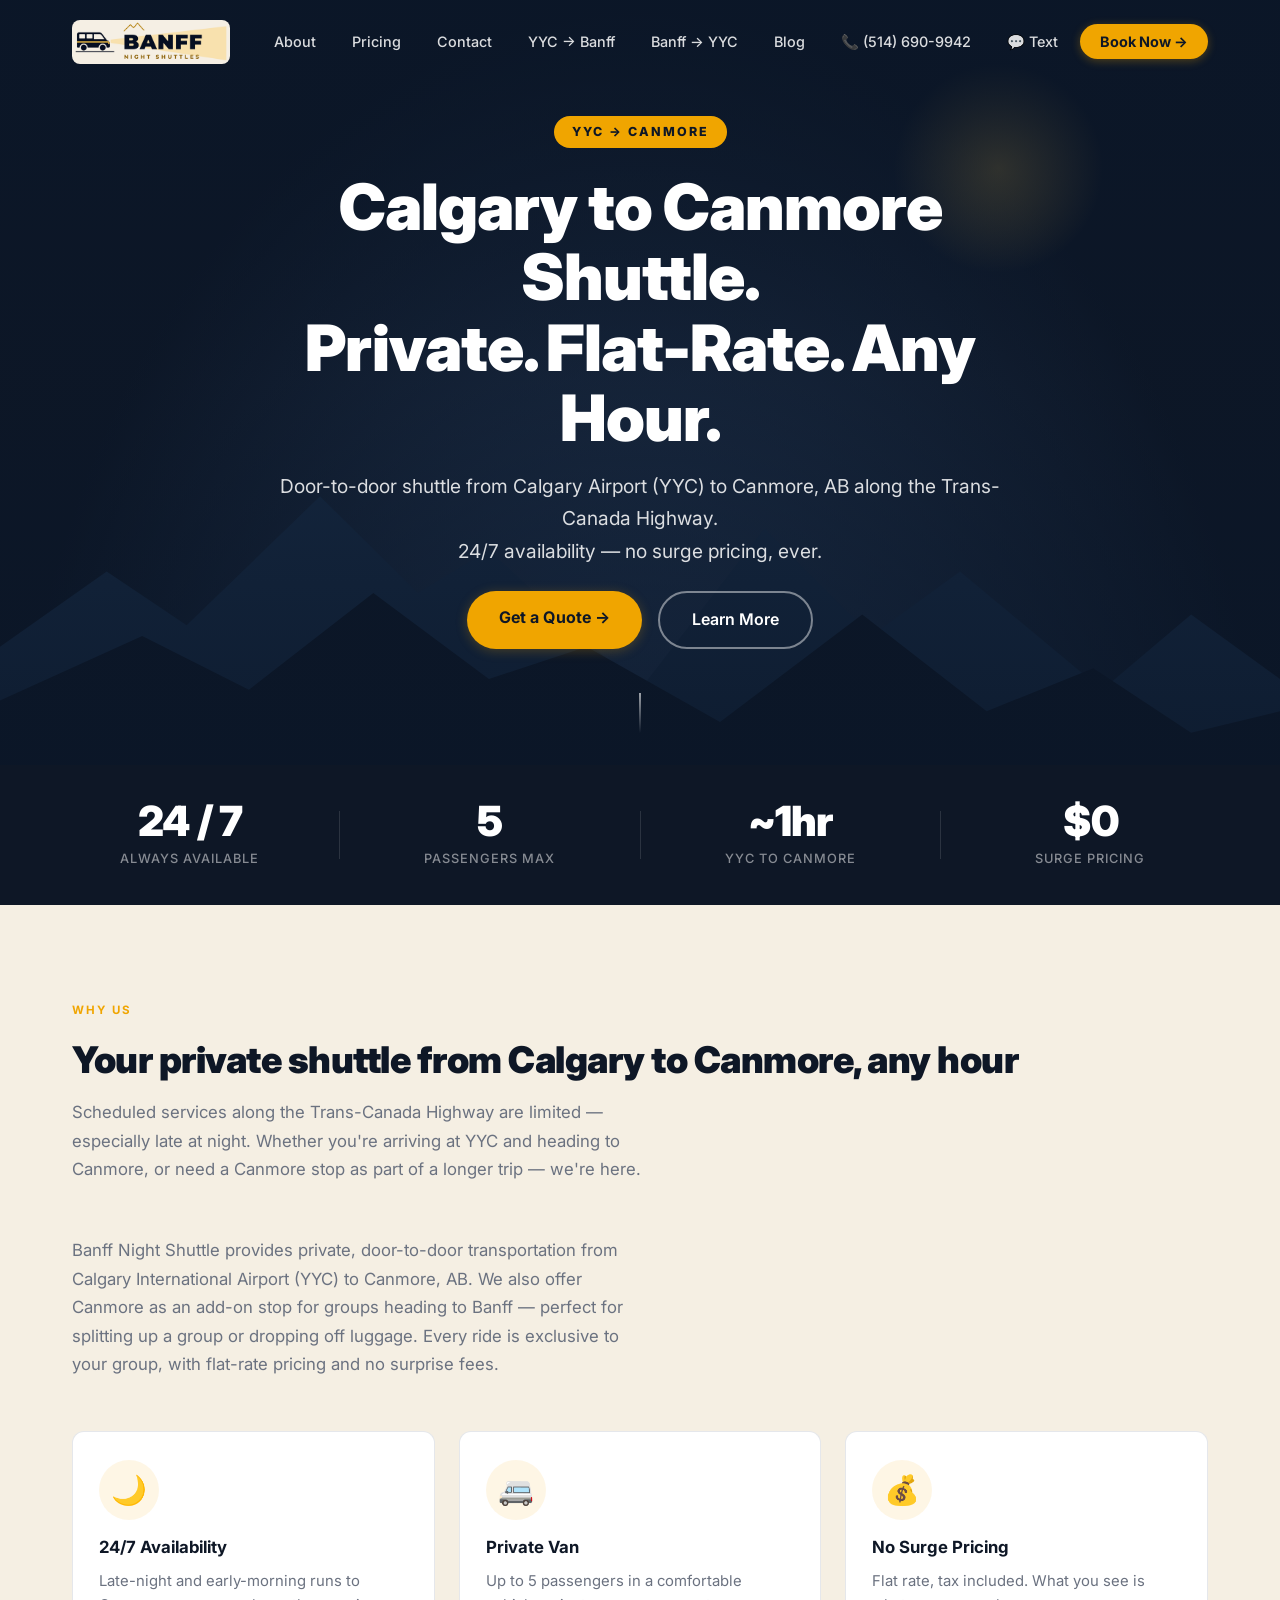
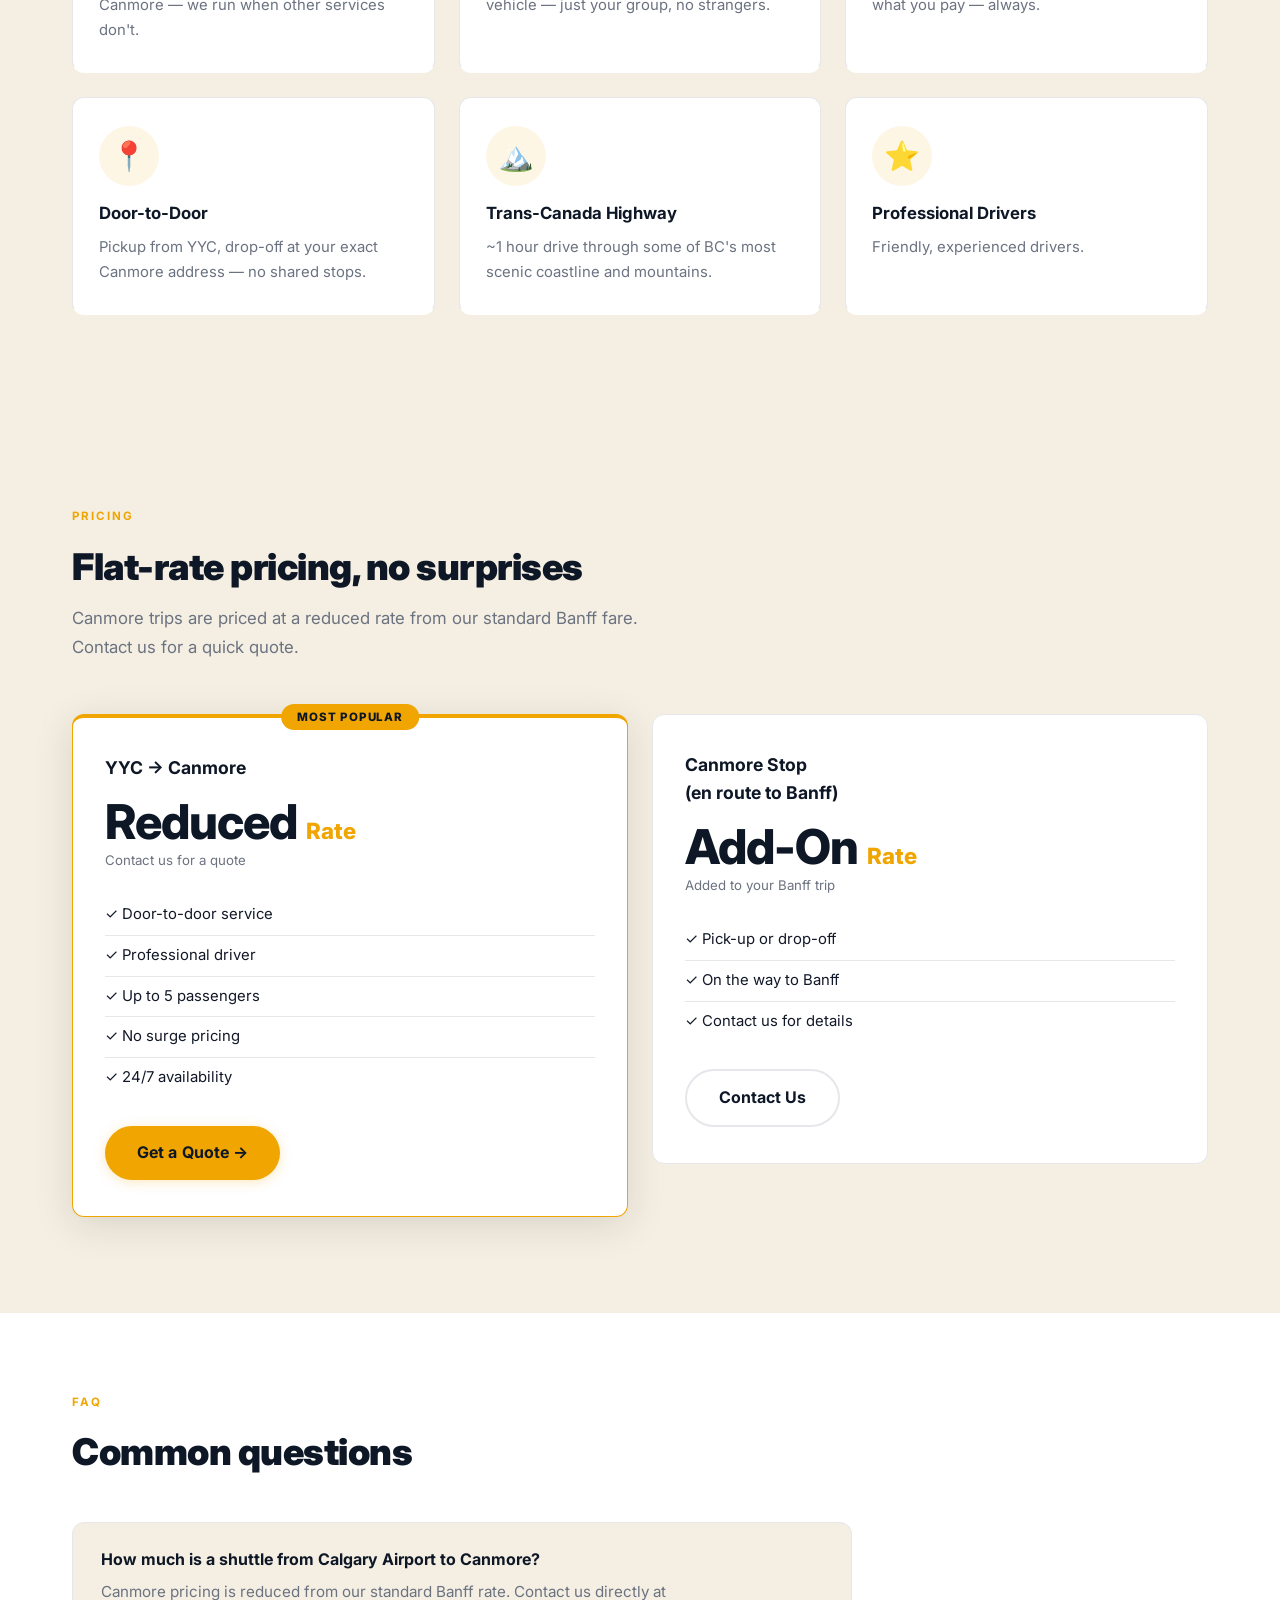
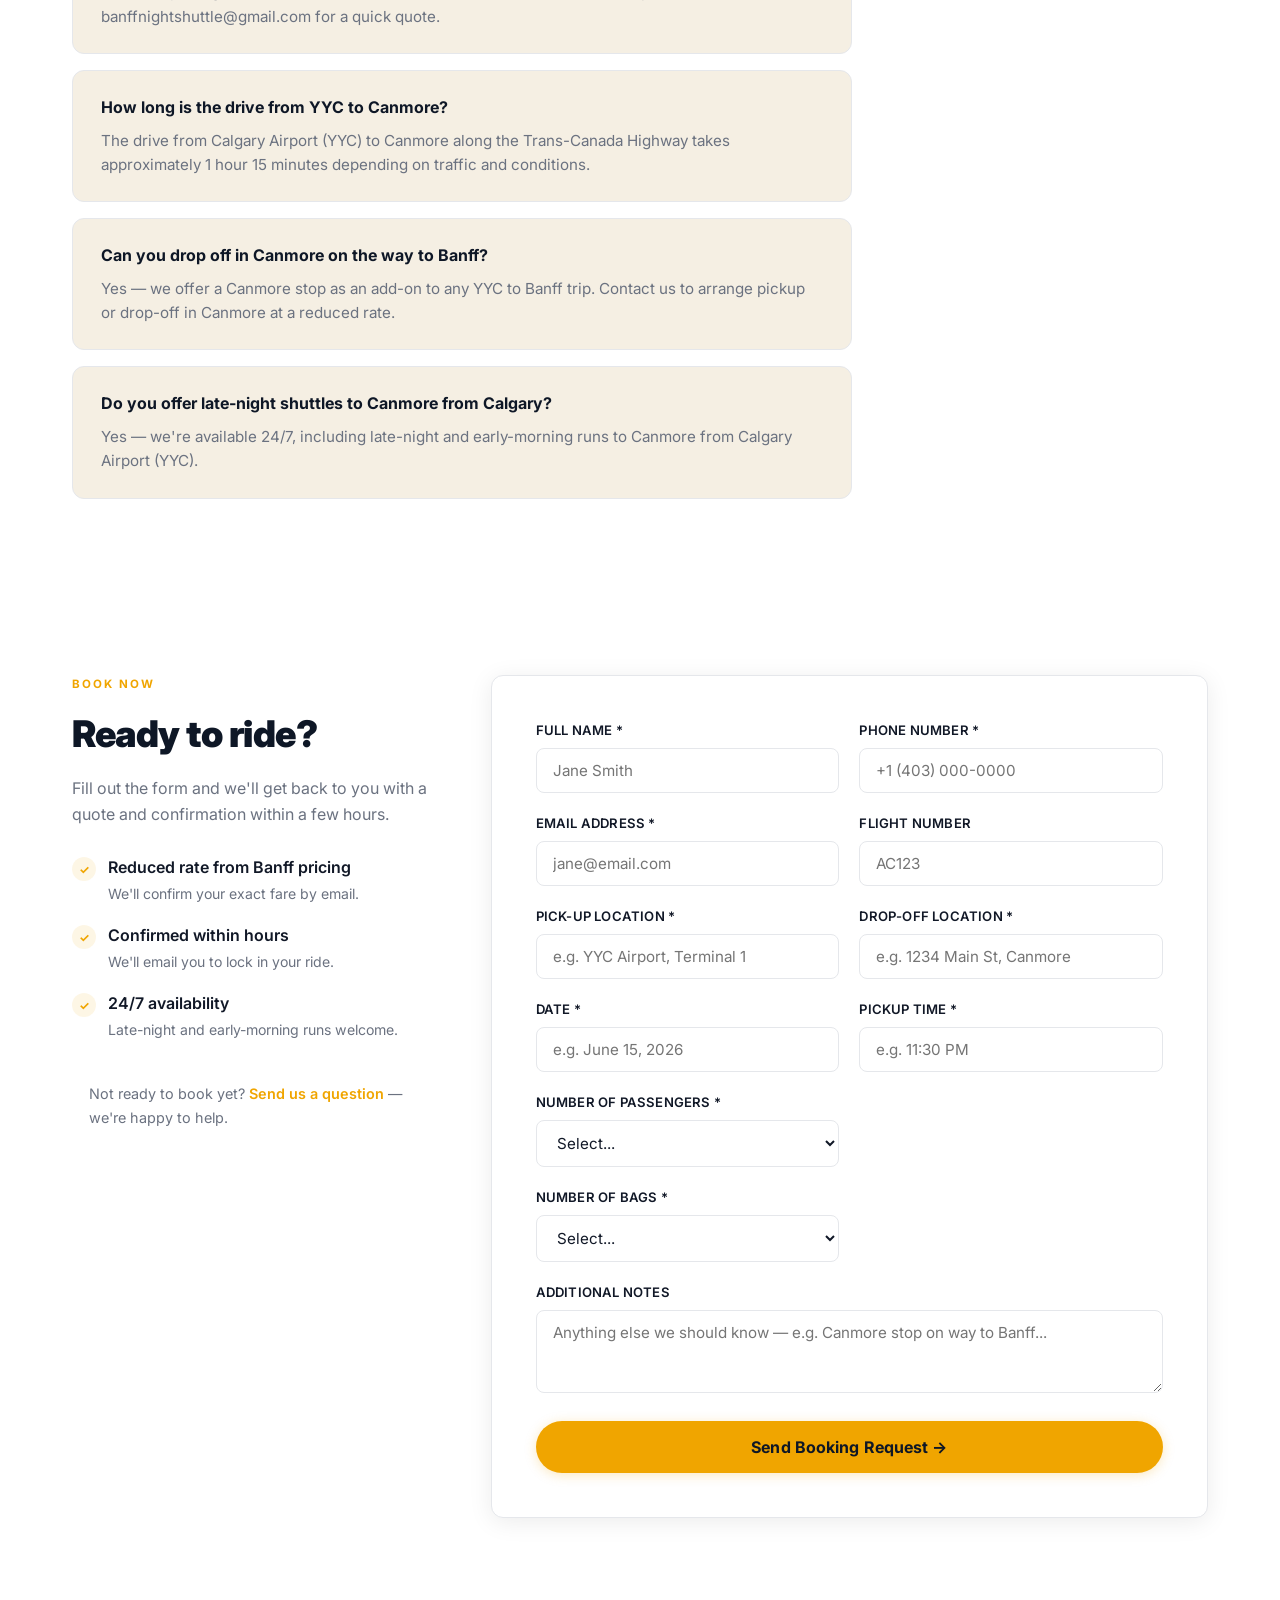
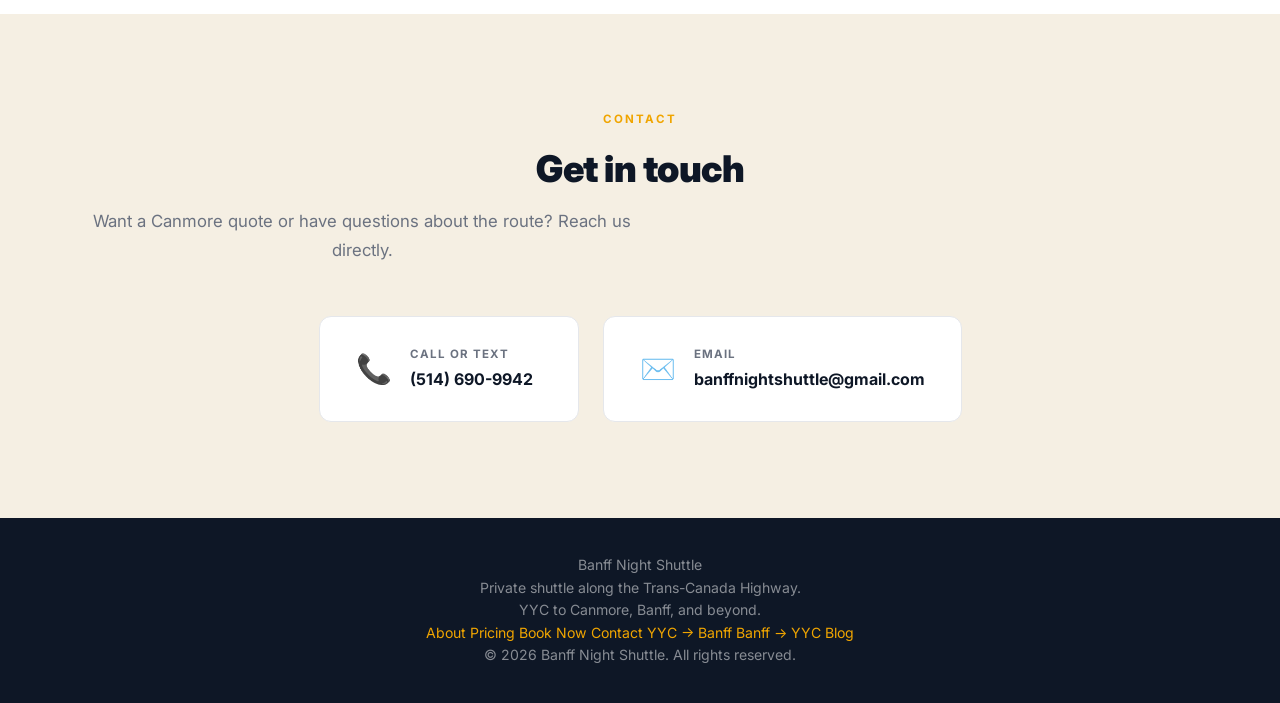
<file: canmore-shuttle.html>
<!DOCTYPE html>
<html lang="en">
<head>
  <!-- Google tag (gtag.js) -->
  <script async src="https://www.googletagmanager.com/gtag/js?id=AW-XXXXXXXXXX"></script>
  <script>
    window.dataLayer = window.dataLayer || [];
    function gtag(){dataLayer.push(arguments);}
    gtag('js', new Date());

    gtag('config', 'AW-XXXXXXXXXX');
  </script>
  <meta charset="UTF-8" />
  <meta name="viewport" content="width=device-width, initial-scale=1.0" />
  <title>Calgary to Canmore Shuttle — Private YYC to Canmore Transfer | Banff Night Shuttle</title>
  <meta name="description" content="Private shuttle from Calgary Airport (YYC) to Canmore, AB. Door-to-door service along the Trans-Canada Highway. Flat-rate pricing, 24/7 availability, no surge pricing." />
  <meta name="keywords" content="Calgary to Canmore shuttle, YYC to Canmore, Canmore shuttle service, shuttle from Calgary airport to Canmore, Canmore airport transfer, Rockies shuttle Canmore" />

  <!-- Open Graph -->
  <meta property="og:title" content="Calgary to Canmore Shuttle — Private YYC to Canmore Transfer" />
  <meta property="og:description" content="Private shuttle from Calgary Airport (YYC) to Canmore, AB. Door-to-door, flat-rate pricing, 24/7 availability." />
  <meta property="og:image" content="https://banffnightshuttle.com/img/og-image.png" />
  <meta property="og:url" content="https://banffnightshuttle.com/canmore-shuttle.html" />
  <meta property="og:type" content="website" />
  <meta property="og:locale" content="en_CA" />

  <!-- Twitter Card -->
  <meta name="twitter:card" content="summary_large_image" />
  <meta name="twitter:title" content="Calgary to Canmore Shuttle — Private YYC to Canmore Transfer" />
  <meta name="twitter:description" content="Private shuttle from Calgary Airport (YYC) to Canmore, AB. Flat-rate pricing, 24/7 availability, no surge pricing." />
  <meta name="twitter:image" content="https://banffnightshuttle.com/img/og-image.png" />

  <!-- Canonical -->
  <link rel="canonical" href="https://banffnightshuttle.com/canmore-shuttle.html" />

  <!-- Favicon -->
  <link rel="icon" type="image/png" href="img/favicon-48.png" />
  <link rel="apple-touch-icon" href="img/apple-touch-icon.png" />

  <!-- Google Fonts (non-blocking) -->
  <link rel="preconnect" href="https://fonts.googleapis.com" />
  <link rel="preconnect" href="https://fonts.gstatic.com" crossorigin />
  <link rel="preload" href="https://fonts.googleapis.com/css2?family=Inter:wght@400;500;600;700;800;900&display=swap" as="style" onload="this.onload=null;this.rel='stylesheet'" />
  <noscript><link rel="stylesheet" href="https://fonts.googleapis.com/css2?family=Inter:wght@400;500;600;700;800;900&display=swap" /></noscript>

  <link rel="stylesheet" href="css/style.css" />

  <!-- Google Analytics -->
  <script async src="https://www.googletagmanager.com/gtag/js?id=G-XXXXXXXXXX"></script>
  <script>
    window.dataLayer = window.dataLayer || [];
    function gtag(){dataLayer.push(arguments);}
    gtag('js', new Date());
    gtag('config', 'G-XXXXXXXXXX');
  </script>

  <!-- Schema -->
  <script type="application/ld+json">
  {
    "@context": "https://schema.org",
    "@type": "TaxiService",
    "name": "Banff Night Shuttle",
    "description": "Private shuttle service from Calgary Airport (YYC) to Canmore, AB. Door-to-door transportation along the Trans-Canada Highway, available 24/7.",
    "url": "https://banffnightshuttle.com/canmore-shuttle.html",
    "email": "banffnightshuttle@gmail.com",
    "image": "https://banffnightshuttle.com/img/og-image.png",
    "priceRange": "$$",
    "areaServed": ["Calgary", "Canmore"],
    "openingHours": "Mo-Su 00:00-23:59",
    "sameAs": []
  }
  </script>
  <script type="application/ld+json">
  {
    "@context": "https://schema.org",
    "@type": "FAQPage",
    "mainEntity": [
      {
        "@type": "Question",
        "name": "How much is a shuttle from Calgary Airport to Canmore?",
        "acceptedAnswer": {
          "@type": "Answer",
          "text": "Canmore pricing is reduced from our standard Banff rate. Contact us directly at banffnightshuttle@gmail.com for a quote."
        }
      },
      {
        "@type": "Question",
        "name": "How long is the drive from YYC to Canmore?",
        "acceptedAnswer": {
          "@type": "Answer",
          "text": "The drive from Calgary Airport (YYC) to Canmore along the Trans-Canada Highway takes approximately 1 hour 15 minutes depending on traffic and conditions."
        }
      },
      {
        "@type": "Question",
        "name": "Can you drop off in Canmore on the way to Banff?",
        "acceptedAnswer": {
          "@type": "Answer",
          "text": "Yes — we offer a Canmore stop as an add-on to any YYC to Banff trip. Contact us to arrange pickup or drop-off in Canmore at a reduced rate."
        }
      },
      {
        "@type": "Question",
        "name": "Do you offer late-night shuttles to Canmore from Calgary?",
        "acceptedAnswer": {
          "@type": "Answer",
          "text": "Yes — we're available 24/7, including late-night and early-morning runs to Canmore from Calgary Airport (YYC)."
        }
      }
    ]
  }
  </script>
</head>
<body>

  <!-- NAV -->
  <header id="site-header">
    <nav class="nav">
      <a href="/" class="nav-logo"><img src="/img/logo-nav.png" alt="Banff Night Shuttle" width="158" height="44" /></a>
      <button class="nav-toggle" aria-label="Toggle menu">&#9776;</button>
      <ul class="nav-links">
        <li><a href="#about">About</a></li>
        <li><a href="#pricing">Pricing</a></li>
        <li><a href="#contact">Contact</a></li>
        <li><a href="/">YYC &rarr; Banff</a></li>
        <li><a href="banff-to-yyc.html">Banff &rarr; YYC</a></li>
        <li><a href="blog/">Blog</a></li>
        <li><a href="tel:+15146909942">📞 (514) 690-9942</a></li>
        <li><a href="sms:+15146909942">💬 Text</a></li>
        <li><a href="#book" class="nav-cta">Book Now &rarr;</a></li>
      </ul>
    </nav>
  </header>

  <main>

    <!-- HERO -->
    <section class="hero" id="home">
      <div class="hero-overlay"></div>
      <div class="hero-content">
        <div class="hero-badge">YYC &rarr; CANMORE</div>
        <h1>Calgary to Canmore Shuttle.<br>Private. Flat-Rate. Any Hour.</h1>
        <p>Door-to-door shuttle from Calgary Airport (YYC) to Canmore, AB along the Trans-Canada Highway.<br>24/7 availability — no surge pricing, ever.</p>
        <div class="hero-actions">
          <a href="#book" class="btn-primary">Get a Quote &rarr;</a>
          <a href="#about" class="btn-ghost">Learn More</a>
        </div>
      </div>
      <div class="hero-scroll-hint"><span></span></div>
    </section>

    <!-- CREDENTIAL BAR -->
    <div class="credential-bar">
      <div class="credential-bar-inner">
        <div class="credential-stat">
          <strong>24 / 7</strong>
          <span>Always Available</span>
        </div>
        <div class="credential-divider"></div>
        <div class="credential-stat">
          <strong>5</strong>
          <span>Passengers Max</span>
        </div>
        <div class="credential-divider"></div>
        <div class="credential-stat">
          <strong>~1hr</strong>
          <span>YYC to Canmore</span>
        </div>
        <div class="credential-divider"></div>
        <div class="credential-stat">
          <strong>$0</strong>
          <span>Surge Pricing</span>
        </div>
      </div>
    </div>

    <!-- WHY US -->
    <section class="about" id="about">
      <div class="container">
        <div class="section-label">Why Us</div>
        <h2>Your private shuttle from Calgary to Canmore, any hour</h2>
        <p class="section-sub">Scheduled services along the Trans-Canada Highway are limited — especially late at night. Whether you're arriving at YYC and heading to Canmore, or need a Canmore stop as part of a longer trip — we're here.</p>
        <p class="section-sub" style="margin-top:12px;">Banff Night Shuttle provides private, door-to-door transportation from Calgary International Airport (YYC) to Canmore, AB. We also offer Canmore as an add-on stop for groups heading to Banff — perfect for splitting up a group or dropping off luggage. Every ride is exclusive to your group, with flat-rate pricing and no surprise fees.</p>
        <div class="features-grid">
          <div class="feature">
            <div class="feature-icon">🌙</div>
            <h3>24/7 Availability</h3>
            <p>Late-night and early-morning runs to Canmore — we run when other services don't.</p>
          </div>
          <div class="feature">
            <div class="feature-icon">🚐</div>
            <h3>Private Van</h3>
            <p>Up to 5 passengers in a comfortable vehicle — just your group, no strangers.</p>
          </div>
          <div class="feature">
            <div class="feature-icon">💰</div>
            <h3>No Surge Pricing</h3>
            <p>Flat rate, tax included. What you see is what you pay — always.</p>
          </div>
          <div class="feature">
            <div class="feature-icon">📍</div>
            <h3>Door-to-Door</h3>
            <p>Pickup from YYC, drop-off at your exact Canmore address — no shared stops.</p>
          </div>
          <div class="feature">
            <div class="feature-icon">🏔️</div>
            <h3>Trans-Canada Highway</h3>
            <p>~1 hour drive through some of BC's most scenic coastline and mountains.</p>
          </div>
          <div class="feature">
            <div class="feature-icon">⭐</div>
            <h3>Professional Drivers</h3>
            <p>Friendly, experienced drivers.</p>
          </div>
        </div>
      </div>
    </section>

    <!-- PRICING -->
    <section class="pricing" id="pricing">
      <div class="container">
        <div class="section-label">Pricing</div>
        <h2>Flat-rate pricing, no surprises</h2>
        <p class="section-sub">Canmore trips are priced at a reduced rate from our standard Banff fare. Contact us for a quick quote.</p>
        <div class="pricing-cards">
          <div class="pricing-card featured">
            <div class="pricing-badge">Most Popular</div>
            <h3>YYC &rarr; Canmore</h3>
            <div class="price">Reduced <span>Rate</span></div>
            <p class="price-note">Contact us for a quote</p>
            <ul class="pricing-features">
              <li>✓ Door-to-door service</li>
              <li>✓ Professional driver</li>
              <li>✓ Up to 5 passengers</li>
              <li>✓ No surge pricing</li>
              <li>✓ 24/7 availability</li>
            </ul>
            <a href="#contact" class="btn-primary">Get a Quote &rarr;</a>
          </div>
          <div class="pricing-card">
            <h3>Canmore Stop<br>(en route to Banff)</h3>
            <div class="price">Add-On <span>Rate</span></div>
            <p class="price-note">Added to your Banff trip</p>
            <ul class="pricing-features">
              <li>✓ Pick-up or drop-off</li>
              <li>✓ On the way to Banff</li>
              <li>✓ Contact us for details</li>
            </ul>
            <a href="#contact" class="btn-secondary">Contact Us</a>
          </div>
        </div>
      </div>
    </section>

    <!-- FAQ -->
    <section class="faq" id="faq">
      <div class="container">
        <div class="section-label">FAQ</div>
        <h2>Common questions</h2>
        <div class="faq-list">
          <div class="faq-item">
            <h3>How much is a shuttle from Calgary Airport to Canmore?</h3>
            <p>Canmore pricing is reduced from our standard Banff rate. Contact us directly at banffnightshuttle@gmail.com for a quick quote.</p>
          </div>
          <div class="faq-item">
            <h3>How long is the drive from YYC to Canmore?</h3>
            <p>The drive from Calgary Airport (YYC) to Canmore along the Trans-Canada Highway takes approximately 1 hour 15 minutes depending on traffic and conditions.</p>
          </div>
          <div class="faq-item">
            <h3>Can you drop off in Canmore on the way to Banff?</h3>
            <p>Yes — we offer a Canmore stop as an add-on to any YYC to Banff trip. Contact us to arrange pickup or drop-off in Canmore at a reduced rate.</p>
          </div>
          <div class="faq-item">
            <h3>Do you offer late-night shuttles to Canmore from Calgary?</h3>
            <p>Yes — we're available 24/7, including late-night and early-morning runs to Canmore from Calgary Airport (YYC).</p>
          </div>
        </div>
      </div>
    </section>

    <!-- BOOKING FORM -->
    <section class="booking" id="book">
      <div class="container">
        <div class="booking-layout">

          <div class="booking-info">
            <div class="section-label light">Book Now</div>
            <h2>Ready to ride?</h2>
            <p>Fill out the form and we'll get back to you with a quote and confirmation within a few hours.</p>
            <ul class="booking-trust">
              <li>
                <span class="trust-icon">✓</span>
                <div>
                  <strong>Reduced rate from Banff pricing</strong>
                  <p>We'll confirm your exact fare by email.</p>
                </div>
              </li>
              <li>
                <span class="trust-icon">✓</span>
                <div>
                  <strong>Confirmed within hours</strong>
                  <p>We'll email you to lock in your ride.</p>
                </div>
              </li>
              <li>
                <span class="trust-icon">✓</span>
                <div>
                  <strong>24/7 availability</strong>
                  <p>Late-night and early-morning runs welcome.</p>
                </div>
              </li>
            </ul>
            <div class="booking-contact-hint">
              Not ready to book yet? <a href="mailto:banffnightshuttle@gmail.com">Send us a question</a> — we're happy to help.
            </div>
          </div>

          <div class="booking-form-wrap">
            <form id="booking-form" action="https://api.web3forms.com/submit" method="POST" class="booking-form">
              <input type="hidden" name="access_key" value="48efa08c-7595-4498-bcca-b352e98e044f" />
              <input type="hidden" name="subject" value="New Shuttle Booking Request — Banff Night Shuttle (Canmore)" />
              <input type="hidden" name="redirect" value="https://banffnightshuttle.com/canmore-shuttle.html?booked=true" />

              <div class="form-row">
                <div class="form-group">
                  <label for="name">Full Name *</label>
                  <input type="text" id="name" name="name" required placeholder="Jane Smith" />
                </div>
                <div class="form-group">
                  <label for="phone">Phone Number *</label>
                  <input type="tel" id="phone" name="phone" required placeholder="+1 (403) 000-0000" />
                </div>
              </div>

              <div class="form-row">
                <div class="form-group">
                  <label for="email">Email Address *</label>
                  <input type="email" id="email" name="email" required placeholder="jane@email.com" />
                </div>
                <div class="form-group">
                  <label for="flight">Flight Number</label>
                  <input type="text" id="flight" name="flight_number" placeholder="AC123" />
                </div>
              </div>

              <div class="form-row">
                <div class="form-group">
                  <label for="pickup">Pick-Up Location *</label>
                  <input type="text" id="pickup" name="pickup_location" required placeholder="e.g. YYC Airport, Terminal 1" />
                </div>
                <div class="form-group">
                  <label for="dropoff">Drop-Off Location *</label>
                  <input type="text" id="dropoff" name="dropoff_location" required placeholder="e.g. 1234 Main St, Canmore" />
                </div>
              </div>

              <div class="form-row">
                <div class="form-group">
                  <label for="date">Date *</label>
                  <input type="text" id="date" name="date" required placeholder="e.g. June 15, 2026" />
                </div>
                <div class="form-group">
                  <label for="time">Pickup Time *</label>
                  <input type="text" id="time" name="time" required placeholder="e.g. 11:30 PM" />
                </div>
              </div>

              <div class="form-row">
                <div class="form-group">
                  <label for="passengers">Number of Passengers *</label>
                  <select id="passengers" name="passengers" required>
                    <option value="">Select...</option>
                    <option value="1">1</option>
                    <option value="2">2</option>
                    <option value="3">3</option>
                    <option value="4">4</option>
                    <option value="5">5</option>
                  </select>
                </div>
              </div>

              <div class="form-row">
                <div class="form-group">
                  <label for="luggage">Number of Bags *</label>
                  <select id="luggage" name="luggage_count" required>
                    <option value="">Select...</option>
                    <option value="0">0</option>
                    <option value="1">1</option>
                    <option value="2">2</option>
                    <option value="3">3</option>
                    <option value="4">4</option>
                    <option value="5">5</option>
                    <option value="6+">6+</option>
                  </select>
                </div>
              </div>

              <div class="form-group full-width">
                <label for="notes">Additional Notes</label>
                <textarea id="notes" name="notes" rows="3" placeholder="Anything else we should know — e.g. Canmore stop on way to Banff..."></textarea>
              </div>

              <input type="checkbox" name="botcheck" style="display:none" />

              <button type="submit" class="btn-primary btn-submit">Send Booking Request &rarr;</button>

              <div id="form-success" class="form-success" style="display:none">
                ✓ Your booking request has been sent! We'll confirm by email shortly.
              </div>
              <div id="form-error" class="form-error" style="display:none">
                Something went wrong. Please email us directly at banffnightshuttle@gmail.com
              </div>
            </form>
          </div>

        </div>
      </div>
    </section>

    <!-- CONTACT -->
    <section class="contact" id="contact">
      <div class="container">
        <div class="section-label">Contact</div>
        <h2>Get in touch</h2>
        <p class="section-sub">Want a Canmore quote or have questions about the route? Reach us directly.</p>
        <div class="contact-items">
          <a href="tel:+15146909942" class="contact-item">
            <span class="contact-icon">📞</span>
            <div>
              <strong>Call or Text</strong>
              <p>(514) 690-9942</p>
            </div>
          </a>
          <a href="mailto:banffnightshuttle@gmail.com" class="contact-item">
            <span class="contact-icon">✉️</span>
            <div>
              <strong>Email</strong>
              <p>banffnightshuttle@gmail.com</p>
            </div>
          </a>
        </div>
      </div>
    </section>

  </main>

  <!-- FOOTER -->
  <footer class="footer">
    <div class="container footer-inner">
      <div class="footer-brand">
        <span class="footer-logo">Banff Night Shuttle</span>
        <p>Private shuttle along the Trans-Canada Highway.<br>YYC to Canmore, Banff, and beyond.</p>
      </div>
      <div class="footer-links">
        <a href="#about">About</a>
        <a href="#pricing">Pricing</a>
        <a href="#book">Book Now</a>
        <a href="#contact">Contact</a>
        <a href="/">YYC &rarr; Banff</a>
        <a href="banff-to-yyc.html">Banff &rarr; YYC</a>
        <a href="blog/">Blog</a>
      </div>
    </div>
    <div class="footer-bottom">
      <div class="container">
        <p>&copy; 2026 Banff Night Shuttle. All rights reserved.</p>
      </div>
    </div>
  </footer>

  <script src="js/main.js" defer></script>
</body>
</html>
</file>
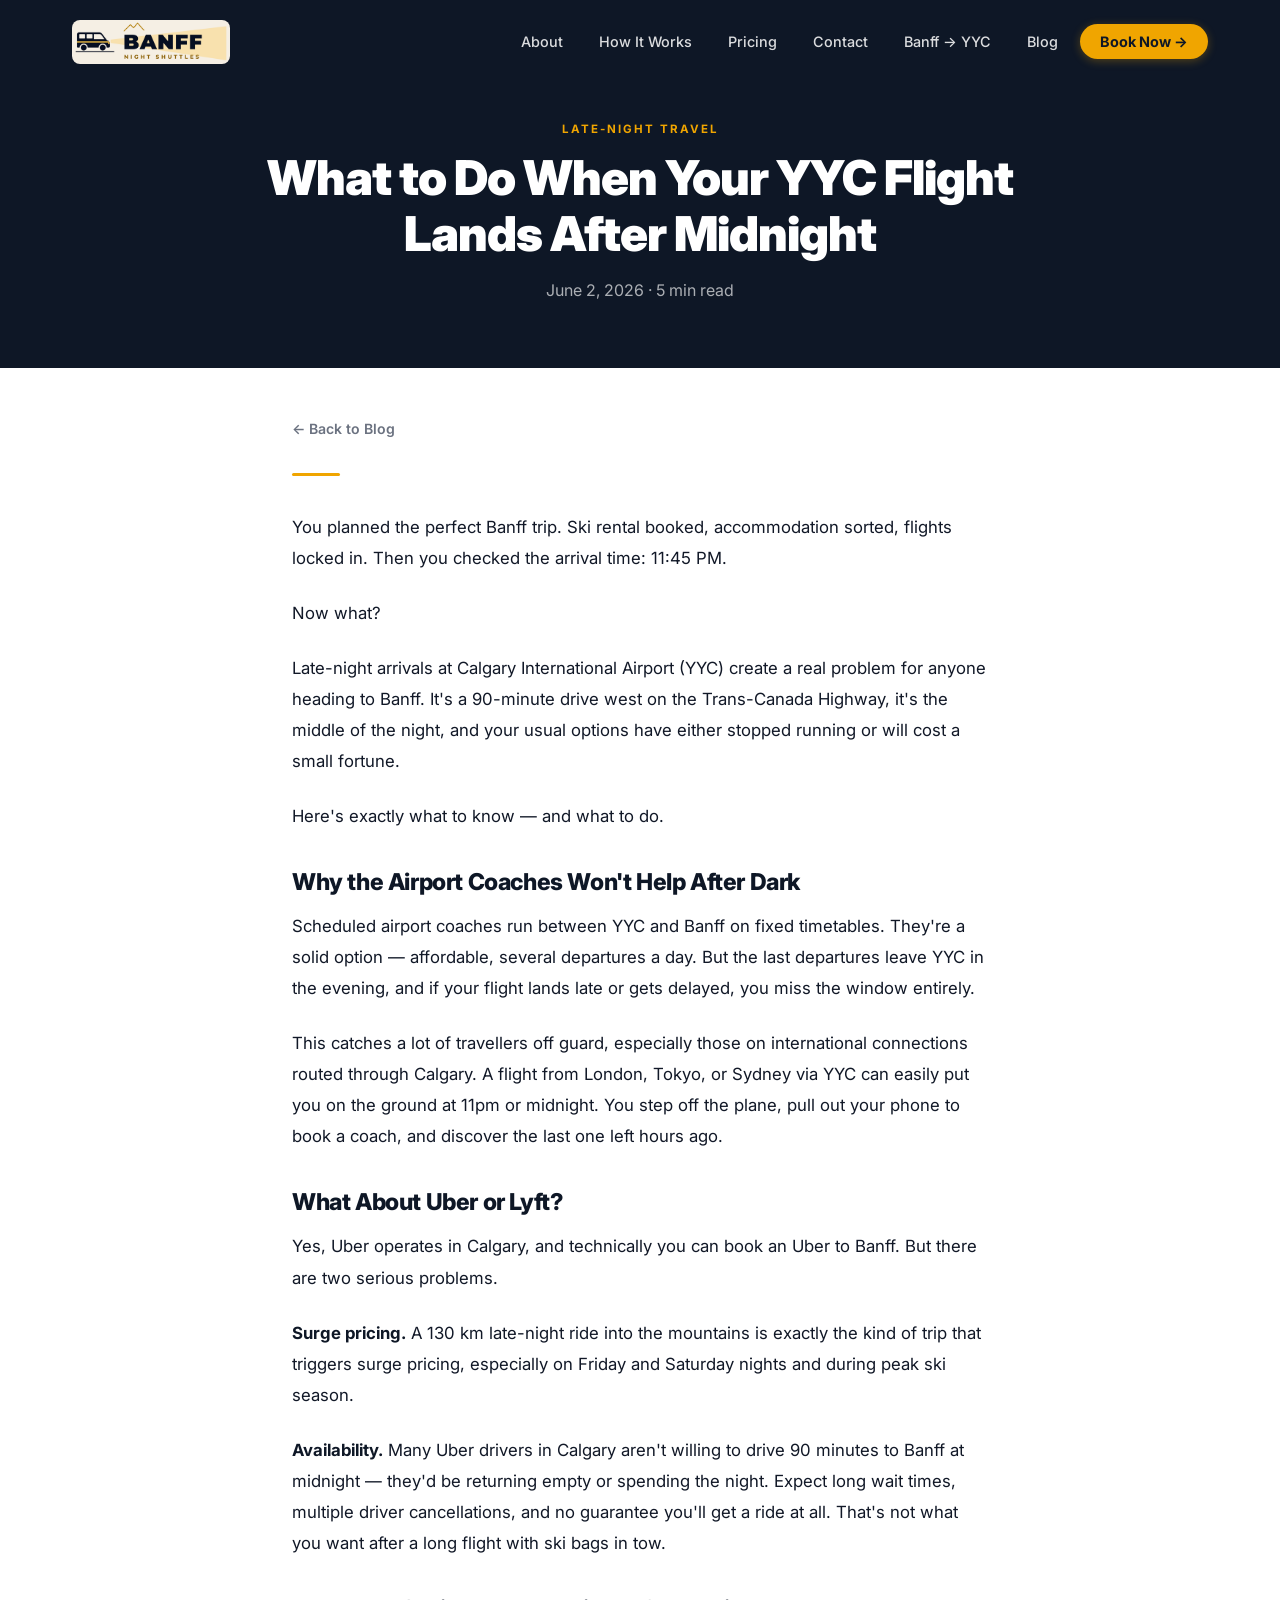
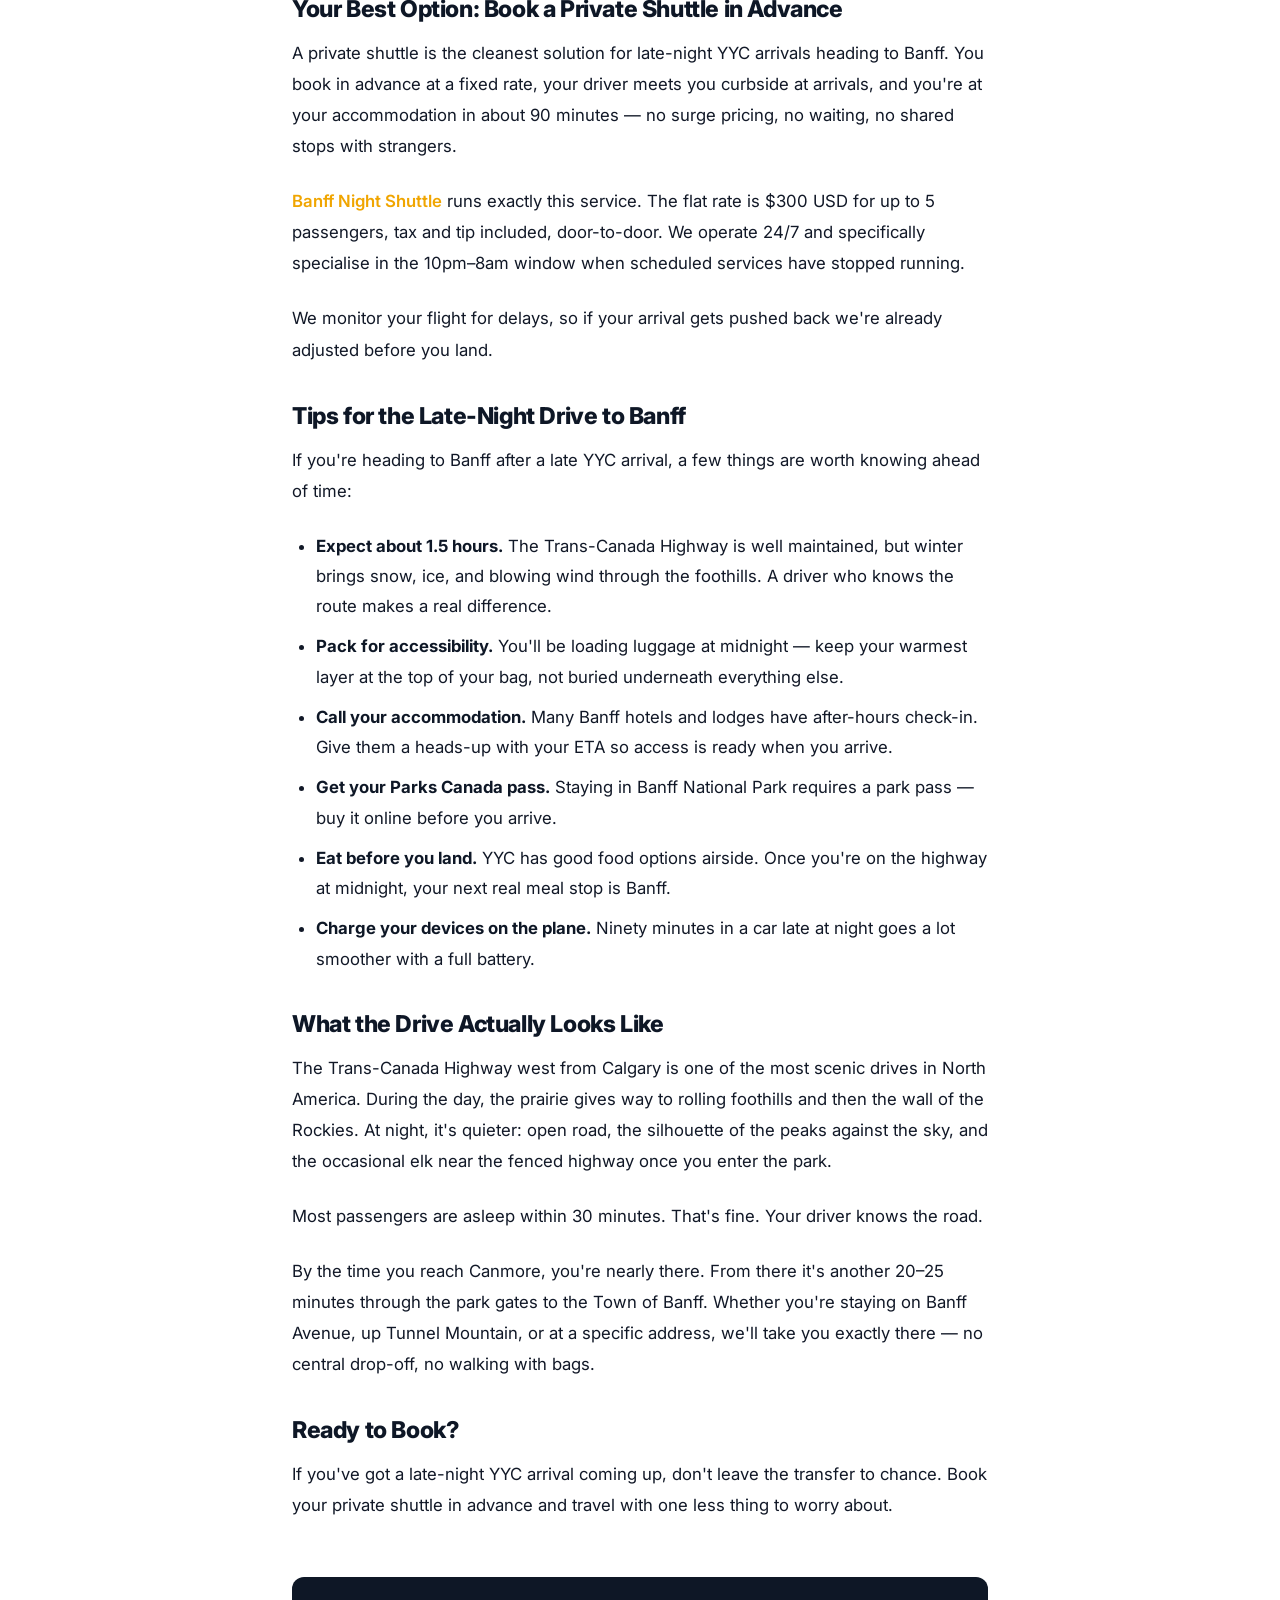
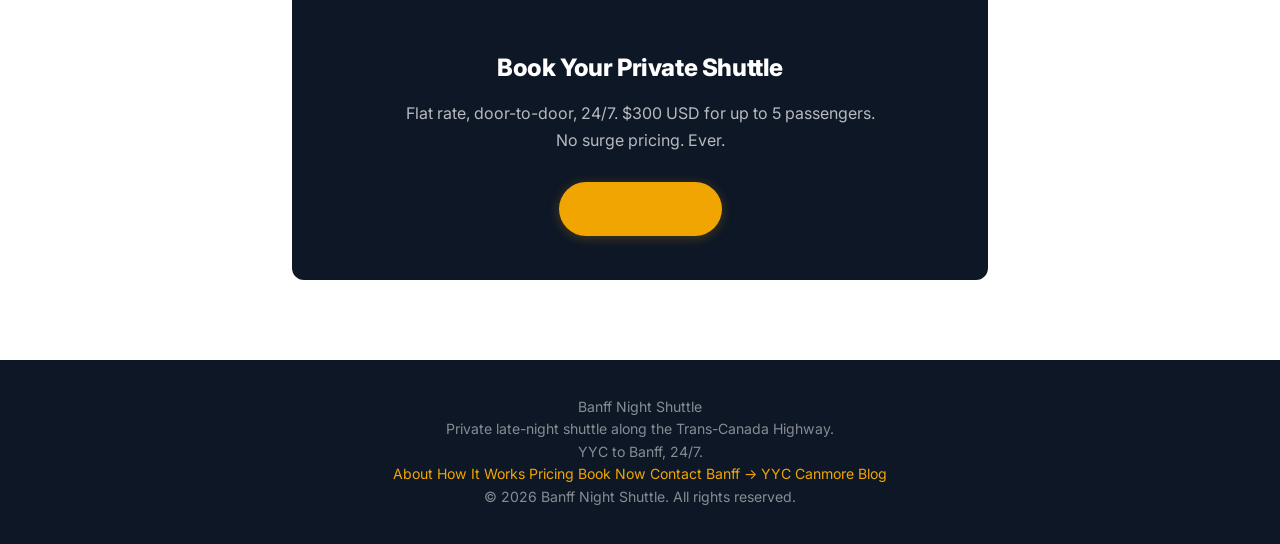
<file: blog/late-night-yyc-banff.html>
<!DOCTYPE html>
<html lang="en">
<head>
  <!-- Google tag (gtag.js) -->
  <script async src="https://www.googletagmanager.com/gtag/js?id=AW-XXXXXXXXXX"></script>
  <script>
    window.dataLayer = window.dataLayer || [];
    function gtag(){dataLayer.push(arguments);}
    gtag('js', new Date());

    gtag('config', 'AW-XXXXXXXXXX');
  </script>
  <meta charset="UTF-8" />
  <meta name="viewport" content="width=device-width, initial-scale=1.0" />
  <title>What to Do When Your YYC Flight Lands After Midnight | Banff Night Shuttle</title>
  <meta name="description" content="The airport coaches stop in the evening and rideshare to the mountains is unreliable at night. Here's exactly what to do when your YYC flight lands after midnight and you need to get to Banff." />
  <meta name="keywords" content="late night yyc to banff, yyc to banff after 10pm, banff shuttle midnight, yyc flight lands late banff, what to do late night yyc banff" />

  <!-- Open Graph -->
  <meta property="og:title" content="What to Do When Your YYC Flight Lands After Midnight" />
  <meta property="og:description" content="The airport coaches stop in the evening and late-night rideshare is unreliable. Here's exactly what to do when your flight lands late and you need to get to Banff." />
  <meta property="og:image" content="https://banffnightshuttle.com/img/og-image.png" />
  <meta property="og:url" content="https://banffnightshuttle.com/blog/late-night-yyc-banff.html" />
  <meta property="og:type" content="article" />
  <meta property="og:locale" content="en_CA" />
  <meta property="article:published_time" content="2026-06-02" />

  <!-- Twitter Card -->
  <meta name="twitter:card" content="summary_large_image" />
  <meta name="twitter:title" content="What to Do When Your YYC Flight Lands After Midnight" />
  <meta name="twitter:description" content="The airport coaches stop in the evening and late-night rideshare is unreliable. Here's your actual best option." />
  <meta name="twitter:image" content="https://banffnightshuttle.com/img/og-image.png" />

  <!-- Canonical -->
  <link rel="canonical" href="https://banffnightshuttle.com/blog/late-night-yyc-banff.html" />

  <!-- Favicon -->
  <link rel="icon" type="image/png" href="../img/favicon-48.png" />
  <link rel="apple-touch-icon" href="../img/apple-touch-icon.png" />

  <!-- Google Fonts (non-blocking) -->
  <link rel="preconnect" href="https://fonts.googleapis.com" />
  <link rel="preconnect" href="https://fonts.gstatic.com" crossorigin />
  <link rel="preload" href="https://fonts.googleapis.com/css2?family=Inter:wght@400;500;600;700;800;900&display=swap" as="style" onload="this.onload=null;this.rel='stylesheet'" />
  <noscript><link rel="stylesheet" href="https://fonts.googleapis.com/css2?family=Inter:wght@400;500;600;700;800;900&display=swap" /></noscript>

  <link rel="stylesheet" href="../css/style.css" />

  <!-- Google Analytics -->
  <script async src="https://www.googletagmanager.com/gtag/js?id=G-XXXXXXXXXX"></script>
  <script>
    window.dataLayer = window.dataLayer || [];
    function gtag(){dataLayer.push(arguments);}
    gtag('js', new Date());
    gtag('config', 'G-XXXXXXXXXX');
  </script>

  <script type="application/ld+json">
  {
    "@context": "https://schema.org",
    "@type": "BlogPosting",
    "headline": "What to Do When Your YYC Flight Lands After Midnight",
    "description": "The airport coaches stop in the evening and late-night rideshare is unreliable. Here's exactly what to do when your YYC flight lands after midnight and you need to get to Banff.",
    "datePublished": "2026-06-02",
    "dateModified": "2026-06-02",
    "author": {
      "@type": "Person",
      "name": "Teagen",
      "url": "https://banffnightshuttle.com"
    },
    "publisher": {
      "@type": "Organization",
      "name": "Banff Night Shuttle",
      "url": "https://banffnightshuttle.com",
      "logo": {
        "@type": "ImageObject",
        "url": "https://banffnightshuttle.com/img/og-image.png"
      }
    },
    "url": "https://banffnightshuttle.com/blog/late-night-yyc-banff.html",
    "mainEntityOfPage": {
      "@type": "WebPage",
      "@id": "https://banffnightshuttle.com/blog/late-night-yyc-banff.html"
    },
    "image": "https://banffnightshuttle.com/img/og-image.png",
    "keywords": "late night yyc to banff, yyc to banff after 10pm, banff shuttle midnight"
  }
  </script>
</head>
<body>

  <!-- NAV -->
  <header id="site-header">
    <nav class="nav">
      <a href="/" class="nav-logo"><img src="/img/logo-nav.png" alt="Banff Night Shuttle" width="158" height="44" /></a>
      <button class="nav-toggle" aria-label="Toggle menu">&#9776;</button>
      <ul class="nav-links">
        <li><a href="../index.html#about">About</a></li>
        <li><a href="../index.html#how-it-works">How It Works</a></li>
        <li><a href="../index.html#pricing">Pricing</a></li>
        <li><a href="../index.html#contact">Contact</a></li>
        <li><a href="../banff-to-yyc.html">Banff &rarr; YYC</a></li>
        <li><a href="../blog/">Blog</a></li>
        <li><a href="../index.html#book" class="nav-cta">Book Now &rarr;</a></li>
      </ul>
    </nav>
  </header>

  <main>

    <!-- PAGE HERO -->
    <section class="page-hero">
      <div class="container">
        <span class="section-label">Late-Night Travel</span>
        <h1>What to Do When Your YYC Flight<br>Lands After Midnight</h1>
        <p>June 2, 2026 &middot; 5 min read</p>
      </div>
    </section>

    <!-- ARTICLE -->
    <div class="article-wrap">

      <a href="../blog/" class="article-back">&larr; Back to Blog</a>

      <div class="article-divider"></div>

      <article class="article-body">

        <p>You planned the perfect Banff trip. Ski rental booked, accommodation sorted, flights locked in. Then you checked the arrival time: 11:45 PM.</p>

        <p>Now what?</p>

        <p>Late-night arrivals at Calgary International Airport (YYC) create a real problem for anyone heading to Banff. It's a 90-minute drive west on the Trans-Canada Highway, it's the middle of the night, and your usual options have either stopped running or will cost a small fortune.</p>

        <p>Here's exactly what to know — and what to do.</p>

        <h2>Why the Airport Coaches Won't Help After Dark</h2>

        <p>Scheduled airport coaches run between YYC and Banff on fixed timetables. They're a solid option — affordable, several departures a day. But the last departures leave YYC in the evening, and if your flight lands late or gets delayed, you miss the window entirely.</p>

        <p>This catches a lot of travellers off guard, especially those on international connections routed through Calgary. A flight from London, Tokyo, or Sydney via YYC can easily put you on the ground at 11pm or midnight. You step off the plane, pull out your phone to book a coach, and discover the last one left hours ago.</p>

        <h2>What About Uber or Lyft?</h2>

        <p>Yes, Uber operates in Calgary, and technically you can book an Uber to Banff. But there are two serious problems.</p>

        <p><strong>Surge pricing.</strong> A 130 km late-night ride into the mountains is exactly the kind of trip that triggers surge pricing, especially on Friday and Saturday nights and during peak ski season.</p>

        <p><strong>Availability.</strong> Many Uber drivers in Calgary aren't willing to drive 90 minutes to Banff at midnight — they'd be returning empty or spending the night. Expect long wait times, multiple driver cancellations, and no guarantee you'll get a ride at all. That's not what you want after a long flight with ski bags in tow.</p>

        <h2>Your Best Option: Book a Private Shuttle in Advance</h2>

        <p>A private shuttle is the cleanest solution for late-night YYC arrivals heading to Banff. You book in advance at a fixed rate, your driver meets you curbside at arrivals, and you're at your accommodation in about 90 minutes — no surge pricing, no waiting, no shared stops with strangers.</p>

        <p><a href="https://banffnightshuttle.com">Banff Night Shuttle</a> runs exactly this service. The flat rate is $300 USD for up to 5 passengers, tax and tip included, door-to-door. We operate 24/7 and specifically specialise in the 10pm–8am window when scheduled services have stopped running.</p>

        <p>We monitor your flight for delays, so if your arrival gets pushed back we're already adjusted before you land.</p>

        <h2>Tips for the Late-Night Drive to Banff</h2>

        <p>If you're heading to Banff after a late YYC arrival, a few things are worth knowing ahead of time:</p>

        <ul>
          <li><strong>Expect about 1.5 hours.</strong> The Trans-Canada Highway is well maintained, but winter brings snow, ice, and blowing wind through the foothills. A driver who knows the route makes a real difference.</li>
          <li><strong>Pack for accessibility.</strong> You'll be loading luggage at midnight — keep your warmest layer at the top of your bag, not buried underneath everything else.</li>
          <li><strong>Call your accommodation.</strong> Many Banff hotels and lodges have after-hours check-in. Give them a heads-up with your ETA so access is ready when you arrive.</li>
          <li><strong>Get your Parks Canada pass.</strong> Staying in Banff National Park requires a park pass — buy it online before you arrive.</li>
          <li><strong>Eat before you land.</strong> YYC has good food options airside. Once you're on the highway at midnight, your next real meal stop is Banff.</li>
          <li><strong>Charge your devices on the plane.</strong> Ninety minutes in a car late at night goes a lot smoother with a full battery.</li>
        </ul>

        <h2>What the Drive Actually Looks Like</h2>

        <p>The Trans-Canada Highway west from Calgary is one of the most scenic drives in North America. During the day, the prairie gives way to rolling foothills and then the wall of the Rockies. At night, it's quieter: open road, the silhouette of the peaks against the sky, and the occasional elk near the fenced highway once you enter the park.</p>

        <p>Most passengers are asleep within 30 minutes. That's fine. Your driver knows the road.</p>

        <p>By the time you reach Canmore, you're nearly there. From there it's another 20–25 minutes through the park gates to the Town of Banff. Whether you're staying on Banff Avenue, up Tunnel Mountain, or at a specific address, we'll take you exactly there — no central drop-off, no walking with bags.</p>

        <h2>Ready to Book?</h2>

        <p>If you've got a late-night YYC arrival coming up, don't leave the transfer to chance. Book your private shuttle in advance and travel with one less thing to worry about.</p>

        <div class="article-cta">
          <h3>Book Your Private Shuttle</h3>
          <p>Flat rate, door-to-door, 24/7. $300 USD for up to 5 passengers.<br>No surge pricing. Ever.</p>
          <a href="../index.html#book" class="btn-primary">Book Now &rarr;</a>
        </div>

      </article>

    </div>

  </main>

  <!-- FOOTER -->
  <footer class="footer">
    <div class="container footer-inner">
      <div class="footer-brand">
        <span class="footer-logo">Banff Night Shuttle</span>
        <p>Private late-night shuttle along the Trans-Canada Highway.<br>YYC to Banff, 24/7.</p>
      </div>
      <div class="footer-links">
        <a href="../index.html#about">About</a>
        <a href="../index.html#how-it-works">How It Works</a>
        <a href="../index.html#pricing">Pricing</a>
        <a href="../index.html#book">Book Now</a>
        <a href="../index.html#contact">Contact</a>
        <a href="../banff-to-yyc.html">Banff &rarr; YYC</a>
        <a href="../canmore-shuttle.html">Canmore</a>
        <a href="../blog/">Blog</a>
      </div>
    </div>
    <div class="footer-bottom">
      <div class="container">
        <p>&copy; 2026 Banff Night Shuttle. All rights reserved.</p>
      </div>
    </div>
  </footer>

  <script src="../js/main.js" defer></script>
</body>
</html>
</file>
<file: css/style.css>
/* ===== RESET & BASE ===== */
*, *::before, *::after { box-sizing: border-box; margin: 0; padding: 0; }

:root {
  --navy: #0e1726;
  --navy-mid: #1a2f4a;
  --gold: #f0a500;
  --gold-hover: #d4920a;
  --gold-light: rgba(240,165,0,0.10);
  --white: #ffffff;
  --light: #f5efe3;
  --gray: #6b7280;
  --text: #111827;
  --border: #e5e7eb;
  --radius: 12px;
  --shadow: 0 4px 24px rgba(0,0,0,0.08);
  --shadow-md: 0 8px 40px rgba(0,0,0,0.12);
}

html { scroll-behavior: smooth; }

body {
  font-family: 'Inter', -apple-system, BlinkMacSystemFont, sans-serif;
  color: var(--text);
  line-height: 1.6;
  font-size: 16px;
}

a { color: inherit; text-decoration: none; }
img { max-width: 100%; display: block; }

.container {
  max-width: 1200px;
  margin: 0 auto;
  padding: 0 32px;
}

h2 {
  font-size: clamp(1.7rem, 3vw, 2.3rem);
  font-weight: 900;
  margin-bottom: 8px;
  color: var(--navy);
  letter-spacing: -0.5px;
}

.section-label {
  font-size: 0.72rem;
  font-weight: 700;
  text-transform: uppercase;
  letter-spacing: 2px;
  color: var(--gold);
  margin-bottom: 12px;
  display: block;
}

.heading-accent {
  display: block;
  width: 48px;
  height: 3px;
  background: var(--gold);
  border-radius: 2px;
  margin: 14px 0 20px;
}

h3 { font-size: 1.05rem; font-weight: 700; margin-bottom: 8px; }

.section-sub {
  color: var(--gray);
  font-size: 1.05rem;
  max-width: 580px;
  margin-bottom: 52px;
  line-height: 1.7;
}

section { padding: 96px 0; }

/* ===== BUTTONS ===== */
.btn-primary {
  display: inline-block;
  background: var(--gold);
  color: var(--navy);
  font-weight: 700;
  padding: 14px 32px;
  border-radius: 50px;
  border: none;
  cursor: pointer;
  font-size: 1rem;
  font-family: inherit;
  letter-spacing: 0.1px;
  transition: background 0.2s, transform 0.15s, box-shadow 0.2s;
  box-shadow: 0 2px 12px rgba(240,165,0,0.25);
}
.btn-primary:hover {
  background: var(--gold-hover);
  transform: translateY(-2px);
  box-shadow: 0 6px 20px rgba(240,165,0,0.35);
}

.btn-secondary {
  display: inline-block;
  background: transparent;
  color: var(--navy);
  font-weight: 700;
  padding: 14px 32px;
  border-radius: 50px;
  border: 2px solid var(--border);
  cursor: pointer;
  font-size: 1rem;
  font-family: inherit;
  transition: all 0.2s;
}
.btn-secondary:hover {
  border-color: var(--navy);
  background: var(--navy);
  color: var(--white);
}

/* ===== NAV ===== */
#site-header {
  position: fixed;
  top: 0; left: 0; right: 0;
  z-index: 1000;
  transition: background 0.3s, box-shadow 0.3s;
}

#site-header.scrolled {
  background: rgba(255,255,255,0.97);
  backdrop-filter: blur(12px);
  box-shadow: 0 1px 0 var(--border), 0 4px 16px rgba(0,0,0,0.06);
}

.nav {
  display: flex;
  align-items: center;
  justify-content: space-between;
  max-width: 1200px;
  margin: 0 auto;
  padding: 20px 32px;
}

.nav-logo {
  display: flex;
  align-items: center;
}
.nav-logo img {
  height: 44px;
  width: auto;
  display: block;
  border-radius: 8px;
}

.nav-links {
  display: flex;
  list-style: none;
  gap: 8px;
  align-items: center;
}

.nav-links a {
  color: rgba(255,255,255,0.85);
  font-size: 0.9rem;
  font-weight: 500;
  padding: 8px 14px;
  border-radius: 8px;
  transition: color 0.2s, background 0.2s;
}
.nav-links a:hover { color: var(--white); background: rgba(255,255,255,0.1); }

#site-header.scrolled .nav-links a { color: var(--gray); }
#site-header.scrolled .nav-links a:hover { color: var(--navy); background: var(--light); }

.nav-cta {
  background: var(--gold) !important;
  color: var(--navy) !important;
  font-weight: 700 !important;
  border-radius: 50px !important;
  padding: 9px 20px !important;
  box-shadow: 0 2px 10px rgba(240,165,0,0.3);
  transition: background 0.2s, transform 0.15s !important;
}
.nav-cta:hover {
  background: var(--gold-hover) !important;
  transform: translateY(-1px) !important;
}

.nav-toggle {
  display: none;
  background: none;
  border: none;
  color: var(--white);
  font-size: 1.5rem;
  cursor: pointer;
  transition: color 0.3s;
}
#site-header.scrolled .nav-toggle { color: var(--navy); }

/* ===== HERO ===== */
.hero {
  position: relative;
  min-height: 85vh;
  display: flex;
  align-items: center;
  justify-content: center;
  text-align: center;
  /* TODO: swap in a Banff night photo (hero.webp / hero.jpg) when available */
  background:
    url("data:image/svg+xml,%3Csvg xmlns='http://www.w3.org/2000/svg' viewBox='0 0 1440 320' preserveAspectRatio='none'%3E%3Cpath fill='%231a2f4a' d='M0 320V210l120-70 90 50 150-120 110 90 80-40 170 130 140-150 120 100 100-60 160 110 100-70 100 60v90z'/%3E%3Cpath fill='%230e1726' d='M0 320v-60l160-60 120 50 140-90 130 80 110-30 150 70 160-100 140 90 120-40 110 60 100-20v50z'/%3E%3C/svg%3E") bottom center / 100% 45% no-repeat,
    radial-gradient(circle at 78% 22%, rgba(249,199,79,0.35) 0, rgba(249,199,79,0) 9%),
    radial-gradient(ellipse at 50% 120%, #2b4466 0%, #0e1726 70%);
  padding: 0 32px;
}

.hero-overlay {
  position: absolute;
  inset: 0;
  background: linear-gradient(
    to bottom,
    rgba(10,22,40,0.75) 0%,
    rgba(10,22,40,0.35) 50%,
    rgba(10,22,40,0.75) 100%
  );
}

.hero-content {
  position: relative;
  z-index: 1;
  max-width: 760px;
}

.hero-badge {
  display: inline-block;
  background: var(--gold);
  color: var(--navy);
  font-size: 0.78rem;
  font-weight: 800;
  letter-spacing: 2px;
  text-transform: uppercase;
  padding: 6px 18px;
  border-radius: 50px;
  margin-bottom: 24px;
}

.hero-content h1 {
  font-size: clamp(2.4rem, 5.5vw, 4rem);
  font-weight: 900;
  color: var(--white);
  line-height: 1.1;
  letter-spacing: -1px;
  margin-bottom: 16px;
}

.hero-content h1 .hero-subline {
  display: block;
  font-size: 0.6em;
  font-weight: 800;
  margin-top: 6px;
}

.hero-content > p {
  font-size: clamp(1rem, 2vw, 1.2rem);
  color: rgba(255,255,255,0.85);
  margin-bottom: 24px;
  line-height: 1.7;
}

.hero-highlight {
  color: var(--gold);
  font-weight: 800;
}

.hero-actions {
  display: flex;
  gap: 16px;
  justify-content: center;
  flex-wrap: wrap;
}

.btn-ghost {
  display: inline-block;
  background: transparent;
  color: var(--white);
  font-weight: 600;
  padding: 14px 32px;
  border-radius: 50px;
  border: 2px solid rgba(255,255,255,0.45);
  font-size: 1rem;
  font-family: inherit;
  transition: all 0.2s;
}
.btn-ghost:hover {
  background: rgba(255,255,255,0.12);
  border-color: rgba(255,255,255,0.8);
}

.hero-scroll-hint {
  position: absolute;
  bottom: 32px;
  left: 50%;
  transform: translateX(-50%);
  z-index: 1;
}
.hero-scroll-hint span {
  display: block;
  width: 2px;
  height: 40px;
  background: linear-gradient(to bottom, rgba(255,255,255,0.6), transparent);
  margin: 0 auto;
  animation: scrollHint 1.8s ease-in-out infinite;
}
@keyframes scrollHint {
  0%, 100% { opacity: 0.3; transform: scaleY(0.6); transform-origin: top; }
  50% { opacity: 1; transform: scaleY(1); transform-origin: top; }
}

/* ===== CREDENTIAL BAR ===== */
.credential-bar {
  background: var(--navy);
  padding: 36px 32px;
}

.credential-bar-inner {
  max-width: 1200px;
  margin: 0 auto;
  display: flex;
  align-items: center;
  justify-content: center;
  gap: 0;
}

.credential-stat {
  flex: 1;
  text-align: center;
  padding: 0 24px;
}

.credential-stat strong {
  display: block;
  font-size: 2.6rem;
  font-weight: 900;
  color: var(--white);
  letter-spacing: -1px;
  line-height: 1;
  margin-bottom: 6px;
}

.credential-stat span {
  display: block;
  font-size: 0.8rem;
  color: rgba(255,255,255,0.5);
  text-transform: uppercase;
  letter-spacing: 1px;
  font-weight: 500;
}

.credential-highlight {
  color: var(--gold);
}

.credential-divider {
  width: 1px;
  height: 48px;
  background: rgba(255,255,255,0.12);
  flex-shrink: 0;
}

/* ===== HOW IT WORKS ===== */
.how-it-works {
  background: var(--white);
  padding: 96px 0;
}

.steps-grid {
  display: flex;
  align-items: flex-start;
  justify-content: center;
  gap: 0;
  max-width: 900px;
}

.step {
  flex: 1;
  text-align: center;
  padding: 0 32px;
}

.step-number {
  font-size: 3.5rem;
  font-weight: 800;
  color: var(--gold);
  line-height: 1;
  margin-bottom: 16px;
  letter-spacing: -2px;
}

.step h3 {
  color: var(--navy);
  font-size: 1.1rem;
  margin-bottom: 10px;
}

.step p {
  color: var(--gray);
  font-size: 0.93rem;
  line-height: 1.65;
}

.step-arrow {
  color: var(--gold);
  font-size: 1.5rem;
  margin-top: 20px;
  flex-shrink: 0;
  opacity: 0.5;
}

/* ===== ABOUT / FEATURES ===== */
.about { background: var(--light); }

.features-grid {
  display: grid;
  grid-template-columns: repeat(auto-fit, minmax(300px, 1fr));
  gap: 24px;
}

.feature {
  background: var(--white);
  border: 1.5px solid var(--border);
  border-radius: var(--radius);
  padding: 28px 26px;
  border-bottom: 3px solid transparent;
  transition: border-bottom-color 0.2s, box-shadow 0.2s, transform 0.2s;
}
.feature:hover {
  border-bottom-color: var(--gold);
  box-shadow: 0 12px 40px rgba(0,0,0,0.12);
  transform: translateY(-4px);
}

.feature-icon {
  font-size: 1.8rem;
  margin-bottom: 14px;
  display: flex;
  align-items: center;
  justify-content: center;
  width: 60px;
  height: 60px;
  background: var(--gold-light);
  border-radius: 50%;
}

.feature h3 { color: var(--navy); }
.feature p { color: var(--gray); font-size: 0.93rem; line-height: 1.65; }

/* ===== PRICING ===== */
.pricing { background: var(--light); }
.pricing h2 { color: var(--navy); }
.pricing .section-sub { color: var(--gray); }

.pricing-cards {
  display: flex;
  gap: 24px;
  flex-wrap: wrap;
  align-items: flex-start;
}

.pricing-card {
  flex: 1;
  min-width: 280px;
  background: var(--white);
  border: 1.5px solid var(--border);
  border-radius: var(--radius);
  padding: 36px 32px;
  position: relative;
}

.pricing-card.featured {
  border-color: var(--gold);
  border-top: 4px solid var(--gold);
  box-shadow: var(--shadow-md);
}

.pricing-badge {
  position: absolute;
  top: -14px;
  left: 50%;
  transform: translateX(-50%);
  background: var(--gold);
  color: var(--navy);
  font-size: 0.72rem;
  font-weight: 800;
  padding: 4px 16px;
  border-radius: 50px;
  white-space: nowrap;
  text-transform: uppercase;
  letter-spacing: 0.8px;
}

.pricing-card h3 {
  color: var(--navy);
  font-size: 1.1rem;
  margin-bottom: 16px;
}

.price {
  font-size: 3rem;
  font-weight: 800;
  color: var(--navy);
  letter-spacing: -1px;
  margin-bottom: 4px;
  line-height: 1;
}

.price span {
  font-size: 1.4rem;
  font-weight: 800;
  color: var(--gold);
  letter-spacing: 0;
}

.price-note { font-size: 0.83rem; color: var(--gray); margin-bottom: 24px; }

.pricing-features {
  list-style: none;
  margin-bottom: 28px;
}
.pricing-features li {
  padding: 8px 0;
  font-size: 0.93rem;
  color: var(--text);
  border-bottom: 1px solid var(--border);
}
.pricing-features li:last-child { border-bottom: none; }

/* ===== REVIEWS ===== */
.reviews { background: var(--light); }

.reviews-grid {
  display: grid;
  grid-template-columns: repeat(3, 1fr);
  gap: 24px;
}

.review-card {
  background: var(--white);
  border-radius: var(--radius);
  padding: 32px 28px;
  box-shadow: var(--shadow);
  display: flex;
  flex-direction: column;
  gap: 16px;
  transition: transform 0.2s, box-shadow 0.2s;
}
.review-card:hover {
  transform: translateY(-3px);
  box-shadow: var(--shadow-md);
}

.review-stars {
  color: var(--gold);
  font-size: 1.1rem;
  letter-spacing: 2px;
}

.review-card > p {
  color: var(--text);
  font-size: 0.95rem;
  line-height: 1.7;
  font-style: italic;
  flex: 1;
}

.reviewer {
  display: flex;
  flex-direction: column;
  gap: 2px;
  padding-top: 12px;
  border-top: 1px solid var(--border);
}
.reviewer strong { font-size: 0.9rem; color: var(--navy); }
.reviewer span { font-size: 0.8rem; color: var(--gray); }

/* ===== FAQ ===== */
.faq { padding: 80px 0; background: var(--white); }
.faq-list { margin-top: 40px; display: flex; flex-direction: column; gap: 16px; max-width: 780px; }
.faq-item { background: var(--light); border-radius: var(--radius); padding: 24px 28px; border: 1px solid var(--border); }
.faq-item h3 { font-size: 1rem; font-weight: 700; color: var(--navy); margin-bottom: 8px; }
.faq-item p { font-size: 0.95rem; color: var(--gray); line-height: 1.6; margin: 0; }

/* ===== BOOKING FORM ===== */
.booking {
  background: var(--white);
  scroll-margin-top: 80px;
}

.booking-layout {
  display: grid;
  grid-template-columns: 1fr 2fr;
  gap: 60px;
  align-items: start;
}

.booking-info h2 { margin-bottom: 12px; }
.booking-info > p { color: var(--gray); margin-bottom: 28px; }

.booking-trust {
  list-style: none;
  display: flex;
  flex-direction: column;
  gap: 18px;
  margin-bottom: 28px;
}
.booking-trust li {
  display: flex;
  align-items: flex-start;
  gap: 12px;
}
.trust-icon {
  width: 24px;
  height: 24px;
  background: var(--gold-light);
  color: var(--gold);
  border-radius: 50%;
  display: flex;
  align-items: center;
  justify-content: center;
  font-size: 0.75rem;
  font-weight: 700;
  flex-shrink: 0;
  margin-top: 2px;
}
.booking-trust li strong { display: block; font-weight: 600; margin-bottom: 2px; }
.booking-trust li p { margin: 0; font-size: 0.88rem; color: var(--gray); }

.booking-contact-hint {
  font-size: 0.9rem;
  color: var(--gray);
  margin-top: 1rem;
  padding: 0.75rem 1rem;
  background: rgba(255,255,255,0.05);
  border: 1px solid rgba(255,255,255,0.1);
  border-radius: 8px;
}
.booking-contact-hint a { color: var(--gold); font-weight: 600; }

.section-label.light { color: var(--gold); }

.booking-form-wrap { width: 100%; }

.booking-form {
  background: var(--white);
  border: 1.5px solid var(--border);
  border-radius: var(--radius);
  padding: 44px;
  box-shadow: var(--shadow);
  width: 100%;
}

.form-row {
  display: grid;
  grid-template-columns: 1fr 1fr;
  gap: 20px;
  margin-bottom: 20px;
}

.form-group { display: flex; flex-direction: column; }
.form-group.full-width { margin-bottom: 20px; }

label {
  font-size: 0.82rem;
  font-weight: 600;
  margin-bottom: 7px;
  color: var(--text);
  letter-spacing: 0.2px;
  text-transform: uppercase;
}

input, select, textarea {
  padding: 12px 16px;
  border: 1.5px solid var(--border);
  border-radius: 8px;
  font-size: 0.95rem;
  font-family: inherit;
  color: var(--text);
  background: var(--white);
  transition: border-color 0.2s, box-shadow 0.2s;
  width: 100%;
}
input:focus, select:focus, textarea:focus {
  outline: none;
  border-color: var(--gold);
  box-shadow: 0 0 0 3px rgba(240,165,0,0.12);
}

textarea { resize: vertical; }

.btn-submit {
  width: 100%;
  padding: 16px;
  font-size: 1rem;
  margin-top: 8px;
}

.form-success {
  margin-top: 16px;
  padding: 14px 20px;
  background: #ecfdf5;
  color: #065f46;
  border-radius: 8px;
  font-weight: 600;
  font-size: 0.95rem;
}

.form-error {
  margin-top: 16px;
  padding: 14px 20px;
  background: #fef2f2;
  color: #991b1b;
  border-radius: 8px;
  font-size: 0.95rem;
}

/* ===== CONTACT ===== */
.contact { background: var(--light); text-align: center; }

.contact-items {
  display: flex;
  justify-content: center;
  gap: 24px;
  flex-wrap: wrap;
}

.contact-item {
  display: flex;
  align-items: center;
  gap: 18px;
  padding: 28px 36px;
  background: var(--white);
  border: 1.5px solid var(--border);
  border-radius: var(--radius);
  transition: all 0.2s;
  text-align: left;
  min-width: 260px;
}
.contact-item:hover {
  border-color: var(--gold);
  box-shadow: var(--shadow);
  transform: translateY(-2px);
}

.contact-item strong {
  display: block;
  font-size: 0.72rem;
  text-transform: uppercase;
  letter-spacing: 1px;
  color: var(--gray);
  margin-bottom: 4px;
}
.contact-item p { font-size: 1rem; font-weight: 700; color: var(--navy); }
.contact-icon { font-size: 1.8rem; }

/* ===== FOOTER ===== */
.footer {
  background: var(--navy);
  color: rgba(255,255,255,0.5);
  text-align: center;
  padding: 36px 32px;
  font-size: 0.88rem;
}
.footer-sub { margin-top: 6px; font-size: 0.8rem; }
.footer a { color: var(--gold); }

/* ===== PAGE HERO (non-homepage) ===== */
.page-hero {
  background: var(--navy);
  padding: 120px 0 64px;
  text-align: center;
}
.page-hero .section-label { display: block; margin-bottom: 12px; }
.page-hero h1 {
  font-size: clamp(1.8rem, 4vw, 3rem);
  font-weight: 900;
  color: var(--white);
  letter-spacing: -1px;
  margin-bottom: 16px;
  line-height: 1.15;
}
.page-hero > .container > p {
  color: rgba(255,255,255,0.65);
  font-size: 1rem;
  max-width: 560px;
  margin: 0 auto;
  line-height: 1.7;
}

/* ===== BLOG INDEX ===== */
.blog-grid {
  display: grid;
  grid-template-columns: repeat(auto-fill, minmax(320px, 400px));
  gap: 32px;
  justify-content: center;
}

.blog-card {
  background: var(--white);
  border: 1.5px solid var(--border);
  border-radius: var(--radius);
  overflow: hidden;
  transition: transform 0.2s, box-shadow 0.2s, border-color 0.2s;
  display: flex;
  flex-direction: column;
}
.blog-card:hover {
  transform: translateY(-4px);
  box-shadow: var(--shadow-md);
  border-color: var(--gold);
}

.blog-card-body {
  padding: 28px 28px 24px;
  flex: 1;
  display: flex;
  flex-direction: column;
}

.blog-card-tag {
  font-size: 0.72rem;
  font-weight: 700;
  text-transform: uppercase;
  letter-spacing: 2px;
  color: var(--gold);
  margin-bottom: 12px;
}

.blog-card h2 {
  font-size: 1.2rem;
  font-weight: 800;
  color: var(--navy);
  margin-bottom: 12px;
  line-height: 1.3;
  letter-spacing: -0.3px;
}

.blog-card p {
  color: var(--gray);
  font-size: 0.93rem;
  line-height: 1.7;
  flex: 1;
  margin-bottom: 20px;
}

.blog-card-meta {
  font-size: 0.82rem;
  color: var(--gray);
  display: flex;
  align-items: center;
  gap: 8px;
  padding-top: 16px;
  border-top: 1px solid var(--border);
  margin-bottom: 12px;
}

.blog-card-read-more {
  display: inline-flex;
  align-items: center;
  gap: 6px;
  font-size: 0.88rem;
  font-weight: 700;
  color: var(--gold);
  transition: gap 0.2s;
}
.blog-card:hover .blog-card-read-more { gap: 10px; }

/* ===== ARTICLE ===== */
.article-wrap {
  max-width: 760px;
  margin: 0 auto;
  padding: 48px 32px 80px;
}

.article-back {
  display: inline-flex;
  align-items: center;
  gap: 6px;
  font-size: 0.88rem;
  font-weight: 600;
  color: var(--gray);
  margin-bottom: 32px;
  transition: color 0.2s;
}
.article-back:hover { color: var(--navy); }

.article-divider {
  width: 48px;
  height: 3px;
  background: var(--gold);
  border-radius: 2px;
  margin-bottom: 36px;
}

.article-body p {
  font-size: 1.05rem;
  line-height: 1.85;
  color: var(--text);
  margin-bottom: 24px;
}

.article-body h2 {
  font-size: 1.45rem;
  font-weight: 800;
  color: var(--navy);
  margin: 36px 0 14px;
  letter-spacing: -0.4px;
  line-height: 1.25;
}

.article-body h3 {
  font-size: 1.1rem;
  font-weight: 700;
  color: var(--navy);
  margin: 28px 0 10px;
}

.article-body ul, .article-body ol {
  padding-left: 24px;
  margin-bottom: 28px;
}

.article-body li {
  font-size: 1.05rem;
  line-height: 1.8;
  color: var(--text);
  margin-bottom: 10px;
}

.article-body strong { color: var(--navy); }

.article-body a { color: var(--gold); font-weight: 600; }
.article-body a:hover { text-decoration: underline; }

.article-cta {
  background: var(--navy);
  border-radius: var(--radius);
  padding: 44px 36px;
  margin-top: 56px;
  text-align: center;
}

.article-cta h3 {
  font-size: 1.5rem;
  font-weight: 800;
  color: var(--white);
  margin-bottom: 12px;
  letter-spacing: -0.4px;
}

.article-cta p {
  color: rgba(255,255,255,0.7);
  margin-bottom: 28px;
  font-size: 1rem;
  line-height: 1.7;
}

/* ===== MOBILE ===== */
@media (max-width: 768px) {
  section { padding: 72px 0; }
  .container { padding: 0 20px; }

  .nav { padding: 16px 20px; }
  .nav-toggle { display: block; }

  .nav-links {
    display: none;
    flex-direction: column;
    gap: 4px;
    position: absolute;
    top: 100%;
    left: 0; right: 0;
    background: var(--white);
    padding: 12px 16px 16px;
    box-shadow: 0 8px 24px rgba(0,0,0,0.1);
    border-top: 1px solid var(--border);
  }
  .nav-links.open { display: flex; }
  .nav-links a { color: var(--navy) !important; }
  .nav-links a:hover { background: var(--light) !important; }
  .nav-cta { text-align: center; }

  .credential-bar { padding: 28px 20px; }
  .credential-bar-inner { gap: 0; }
  .credential-stat { padding: 0 12px; }
  .credential-stat strong { font-size: 1.6rem; }
  .credential-stat span { font-size: 0.7rem; }
  .credential-divider { height: 36px; }

  .steps-grid { flex-direction: column; align-items: center; gap: 32px; }
  .step-arrow { transform: rotate(90deg); margin: -16px 0; }
  .step { padding: 0 16px; }

  .reviews-grid { grid-template-columns: 1fr; }

  .form-row { grid-template-columns: 1fr; }
  .booking-form { padding: 28px 20px; }
  .booking-layout { grid-template-columns: 1fr; gap: 32px; }
  .booking-form-wrap { order: -1; }

  .pricing-cards { flex-direction: column; }

  .contact-items { flex-direction: column; align-items: center; }
  .contact-item { width: 100%; max-width: 360px; }

  .page-hero { padding: 100px 20px 48px; }
  .article-wrap { padding: 48px 20px 72px; }
  .blog-grid { grid-template-columns: 1fr; }
  .article-cta { padding: 32px 24px; }
}
</file>
